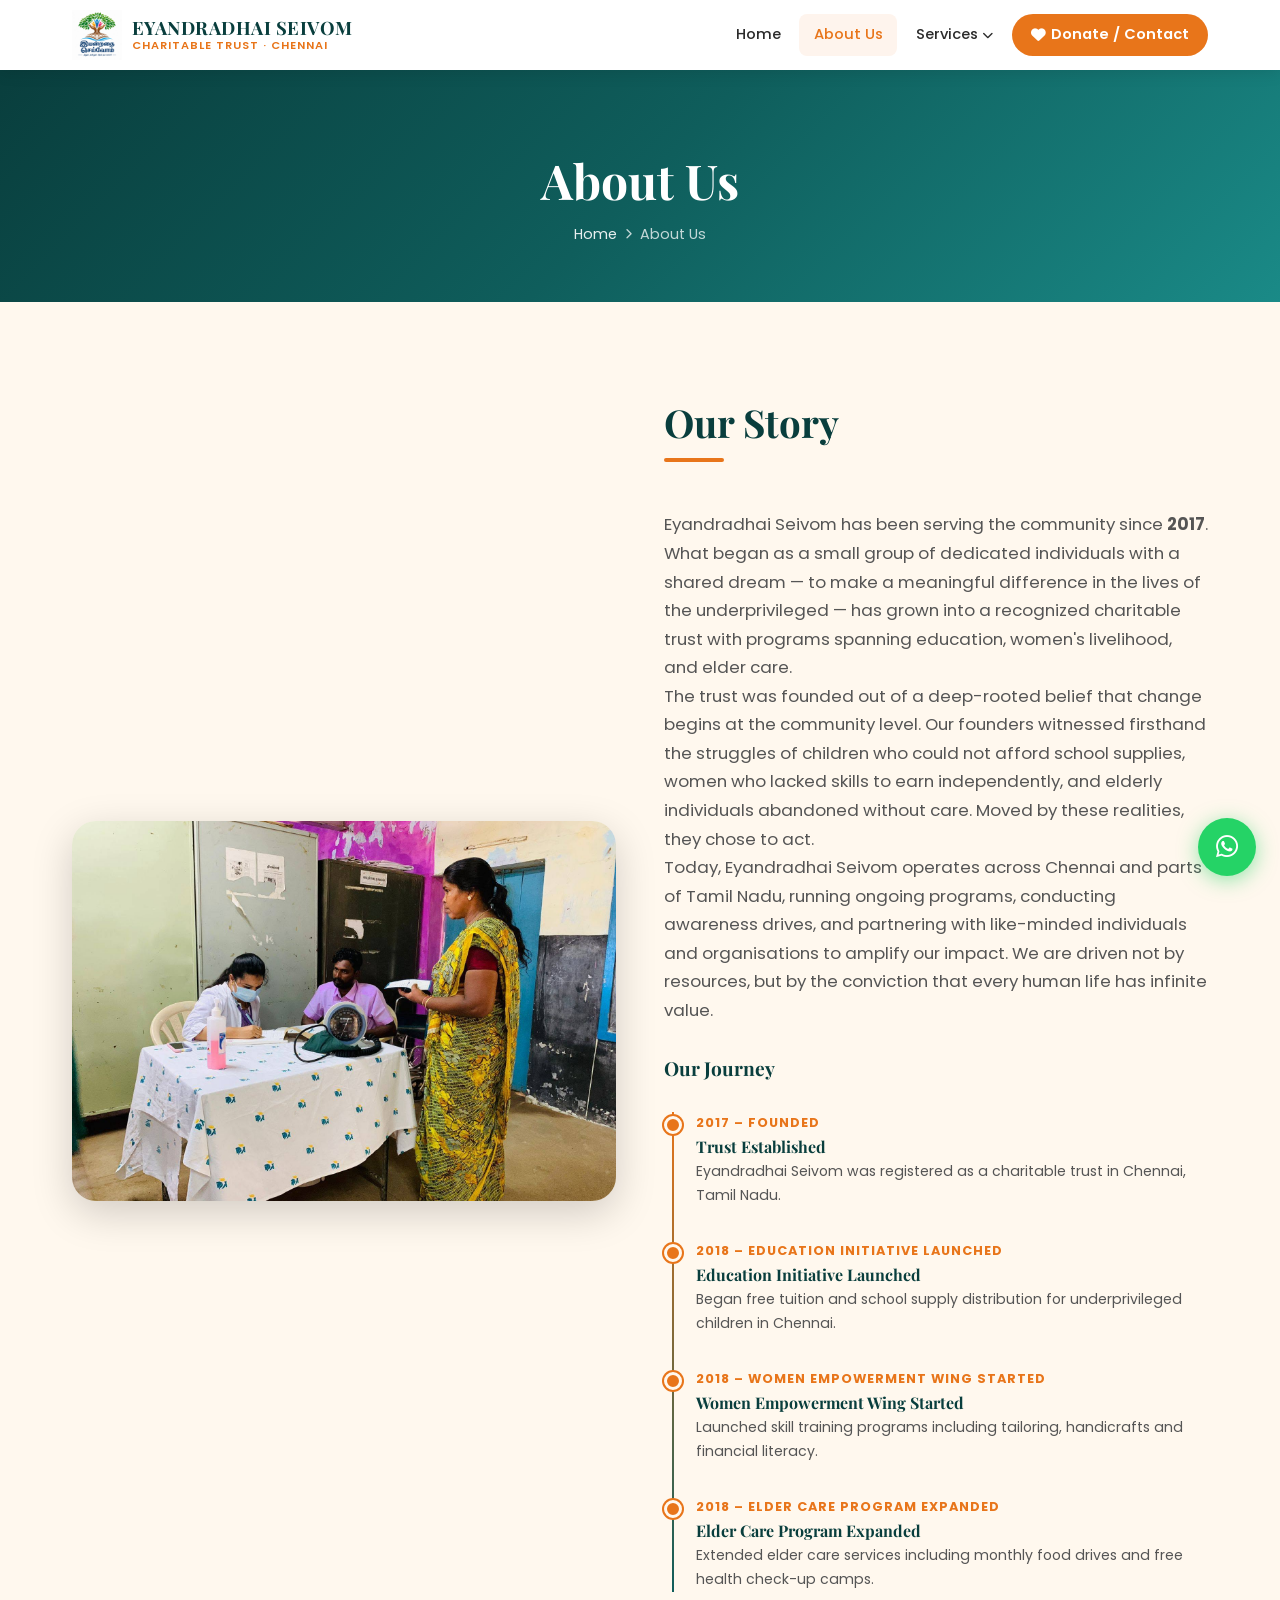
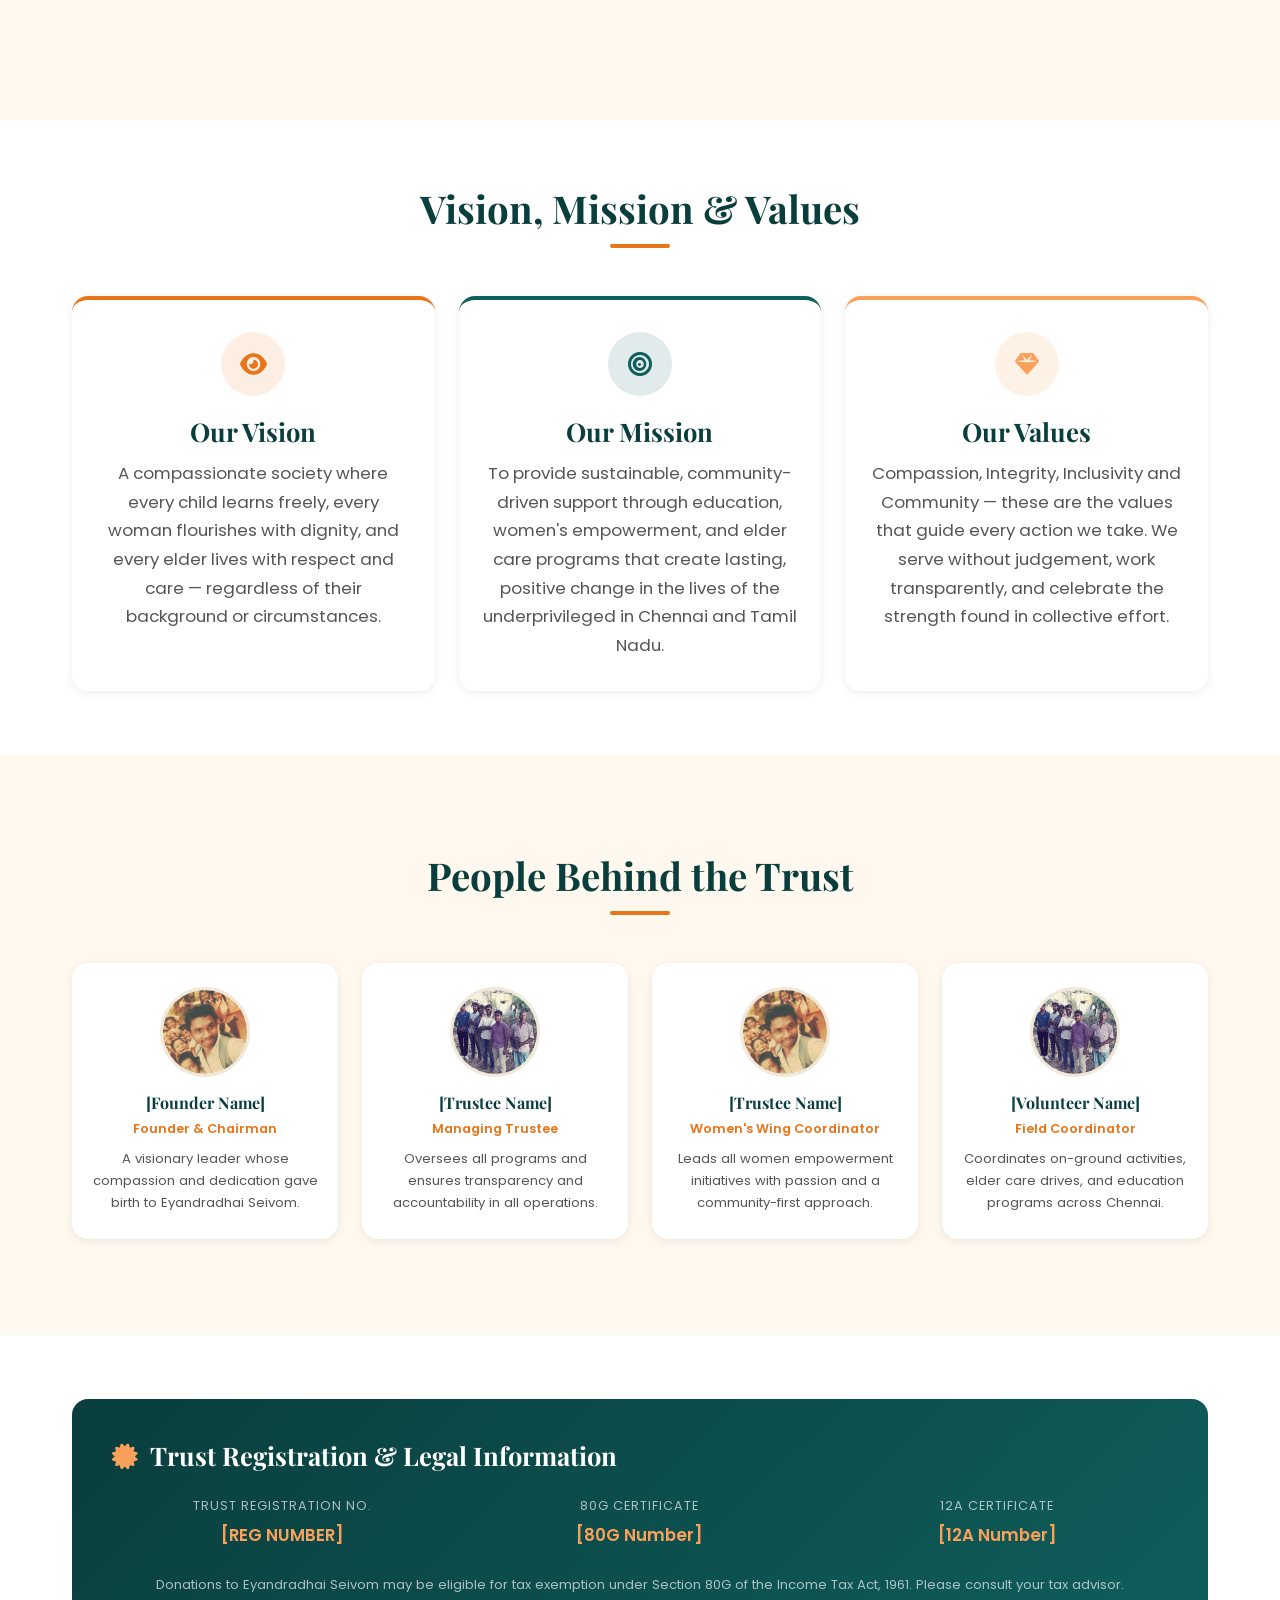
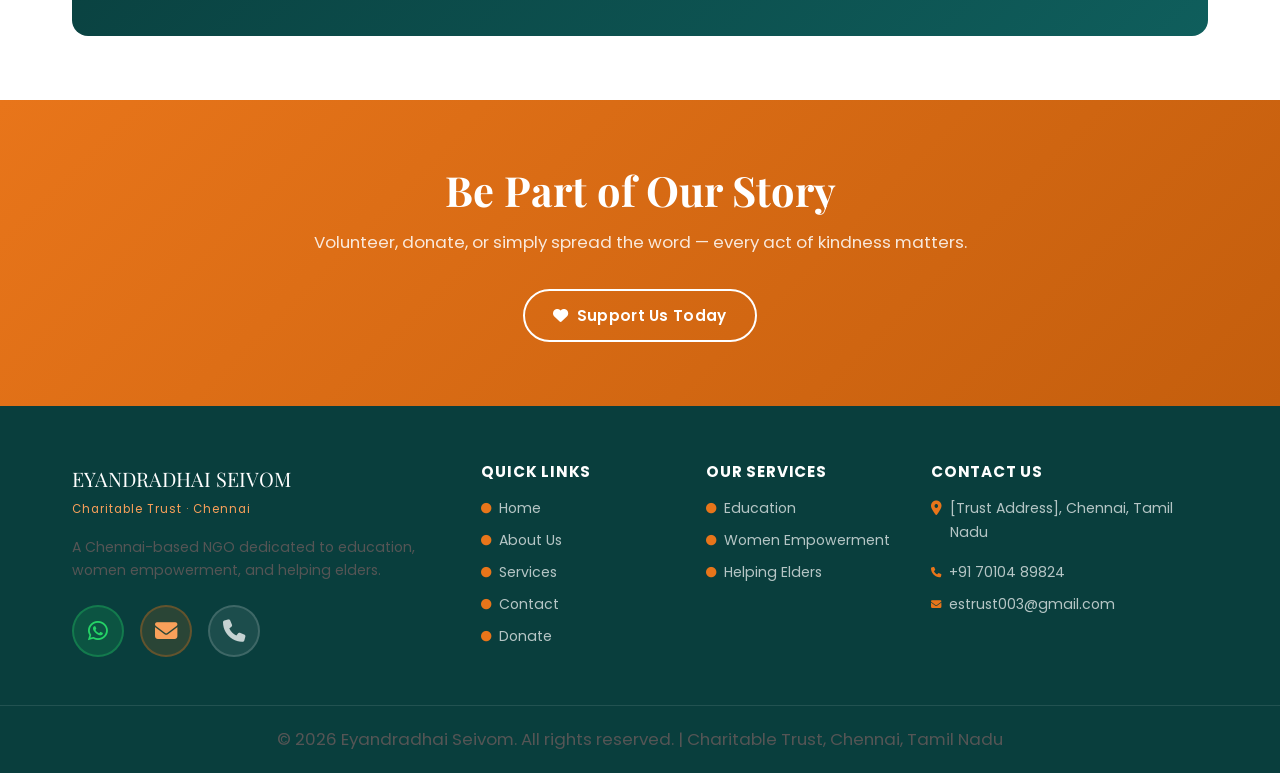
<file: about.html>
﻿<!DOCTYPE html>
<html lang="en">
<head>
  <meta charset="UTF-8">
  <meta name="viewport" content="width=device-width, initial-scale=1.0">
  <title>About Us – Eyandradhai Seivom | NGO in Chennai, Tamil Nadu</title>
  <meta name="description" content="Learn about Eyandradhai Seivom's story, mission, vision, and the passionate team behind this Chennai charitable trust serving education, women, and elders.">
  <meta property="og:title" content="About Eyandradhai Seivom – NGO in Chennai">
  <meta property="og:description" content="Our story, mission, vision and the dedicated people behind Eyandradhai Seivom charitable trust in Chennai.">
  <meta property="og:type" content="website">
  <meta property="og:image" content="images/about.jpg">
  <link rel="icon" href="images/favicon.ico" type="image/x-icon">
  <link rel="preconnect" href="https://fonts.googleapis.com">
  <link rel="preconnect" href="https://fonts.gstatic.com" crossorigin>
  <link href="https://fonts.googleapis.com/css2?family=Playfair+Display:wght@400;700&family=Poppins:wght@300;400;500;600;700&display=swap" rel="stylesheet">
  <link rel="stylesheet" href="https://cdnjs.cloudflare.com/ajax/libs/font-awesome/6.5.0/css/all.min.css">
  <link rel="stylesheet" href="css/style.css">
</head>
<body>

<!-- ═══════════════ HEADER ═══════════════ -->
<header id="header" role="banner">
  <div class="container">
    <nav class="nav-inner" aria-label="Main navigation">
      <a href="index.html" class="nav-logo" aria-label="Eyandradhai Seivom Home"><img src="images/logo.jpg" alt="Eyandradhai Seivom Logo" class="nav-logo-img"><div class="nav-logo-text"><span class="logo-main">EYANDRADHAI SEIVOM</span><span class="logo-sub">Charitable Trust · Chennai</span></div></a>
      <ul class="nav-links" role="list">
        <li><a href="index.html">Home</a></li>
        <li><a href="about.html" class="active">About Us</a></li>
        <li class="dropdown">
          <a href="services.html" aria-haspopup="true">Services <i class="fa-solid fa-chevron-down fa-xs"></i></a>
          <ul class="dropdown-menu" role="list">
            <li><a href="services.html#education"><i class="fa-solid fa-book-open"></i> Education</a></li>
            <li><a href="services.html#women-empowerment"><i class="fa-solid fa-venus"></i> Women Empowerment</a></li>
            <li><a href="services.html#helping-elders"><i class="fa-solid fa-hand-holding-heart"></i> Helping Elders</a></li>
          </ul>
        </li>
        <li><a href="contact.html" class="nav-cta"><i class="fa-solid fa-heart"></i> Donate / Contact</a></li>
      </ul>
      <button class="hamburger" aria-label="Toggle mobile menu" aria-expanded="false">
        <span></span><span></span><span></span>
      </button>
    </nav>
    <nav class="mobile-menu" aria-label="Mobile navigation">
      <a href="index.html"><i class="fa-solid fa-house"></i> Home</a>
      <a href="about.html" class="active"><i class="fa-solid fa-users"></i> About Us</a>
      <a href="services.html"><i class="fa-solid fa-hands-helping"></i> Services</a>
      <div class="mobile-sub">
        <a href="services.html#education"><i class="fa-solid fa-book-open"></i> Education</a>
        <a href="services.html#women-empowerment"><i class="fa-solid fa-venus"></i> Women Empowerment</a>
        <a href="services.html#helping-elders"><i class="fa-solid fa-hand-holding-heart"></i> Helping Elders</a>
      </div>
      <a href="contact.html" class="nav-cta"><i class="fa-solid fa-heart"></i> Donate / Contact</a>
    </nav>
  </div>
</header>

<main id="main-content">

<!-- ═══════════════ PAGE BANNER ═══════════════ -->
<section class="page-banner" aria-label="Page header">
  <div class="container">
    <h1>About Us</h1>
    <nav class="breadcrumb" aria-label="Breadcrumb">
      <a href="index.html">Home</a>
      <i class="fa-solid fa-chevron-right fa-xs" aria-hidden="true"></i>
      <span aria-current="page">About Us</span>
    </nav>
  </div>
</section>

<!-- ═══════════════ OUR STORY ═══════════════ -->
<section class="section-pad-lg" aria-labelledby="story-heading">
  <div class="container">
    <div class="story-grid">
      <div class="reveal">
        <!-- TODO: Replace with real trust founding photo or office photo -->
        <img src="images/about.jpg" alt="Eyandradhai Seivom community members and volunteers in Chennai" class="story-img" loading="lazy">
      </div>
      <div class="reveal reveal-delay-1">
        <div class="section-title-wrap">
          <h2 class="section-title" id="story-heading">Our Story</h2>
          <div class="divider" style="margin-left:0;"></div>
        </div>
        <!-- TODO: Replace [YEAR] with the actual founding year of the trust -->
        <p>Eyandradhai Seivom has been serving the community since <strong>2017</strong>. What began as a small group of dedicated individuals with a shared dream — to make a meaningful difference in the lives of the underprivileged — has grown into a recognized charitable trust with programs spanning education, women's livelihood, and elder care.</p>
        <p>The trust was founded out of a deep-rooted belief that change begins at the community level. Our founders witnessed firsthand the struggles of children who could not afford school supplies, women who lacked skills to earn independently, and elderly individuals abandoned without care. Moved by these realities, they chose to act.</p>
        <p>Today, Eyandradhai Seivom operates across Chennai and parts of Tamil Nadu, running ongoing programs, conducting awareness drives, and partnering with like-minded individuals and organisations to amplify our impact. We are driven not by resources, but by the conviction that every human life has infinite value.</p>

        <!-- Timeline -->
        <h3 style="margin-top:2rem;margin-bottom:0.5rem;font-size:1.2rem;">Our Journey</h3>
        <div class="timeline">
          <!-- TODO: Fill in actual milestones and years -->
          <div class="timeline-item">
            <div class="timeline-dot"></div>
            <div class="timeline-year">2017 – Founded</div>
            <h4>Trust Established</h4>
            <p>Eyandradhai Seivom was registered as a charitable trust in Chennai, Tamil Nadu.</p>
          </div>
          <div class="timeline-item">
            <div class="timeline-dot"></div>
            <div class="timeline-year">2018 – Education Initiative Launched</div>
            <h4>Education Initiative Launched</h4>
            <p>Began free tuition and school supply distribution for underprivileged children in Chennai.</p>
          </div>
          <div class="timeline-item">
            <div class="timeline-dot"></div>
            <div class="timeline-year">2018 – Women Empowerment Wing Started</div>
            <h4>Women Empowerment Wing Started</h4>
            <p>Launched skill training programs including tailoring, handicrafts and financial literacy.</p>
          </div>
          <div class="timeline-item">
            <div class="timeline-dot"></div>
            <div class="timeline-year">2018 – Elder Care Program Expanded</div>
            <h4>Elder Care Program Expanded</h4>
            <p>Extended elder care services including monthly food drives and free health check-up camps.</p>
          </div>
        </div>
      </div>
    </div>
  </div>
</section>

<!-- ═══════════════ VISION MISSION VALUES ═══════════════ -->
<section class="section-pad" style="background:var(--white);" aria-labelledby="vmv-heading">
  <div class="container">
    <div class="section-title-wrap text-center reveal">
      <h2 class="section-title" id="vmv-heading">Vision, Mission &amp; Values</h2>
      <div class="divider"></div>
    </div>
    <div class="vmv-grid">
      <div class="vmv-card reveal">
        <div class="vmv-icon"><i class="fa-solid fa-eye"></i></div>
        <h3>Our Vision</h3>
        <p>A compassionate society where every child learns freely, every woman flourishes with dignity, and every elder lives with respect and care — regardless of their background or circumstances.</p>
      </div>
      <div class="vmv-card reveal reveal-delay-1">
        <div class="vmv-icon"><i class="fa-solid fa-bullseye"></i></div>
        <h3>Our Mission</h3>
        <p>To provide sustainable, community-driven support through education, women's empowerment, and elder care programs that create lasting, positive change in the lives of the underprivileged in Chennai and Tamil Nadu.</p>
      </div>
      <div class="vmv-card reveal reveal-delay-2">
        <div class="vmv-icon"><i class="fa-solid fa-gem"></i></div>
        <h3>Our Values</h3>
        <p>Compassion, Integrity, Inclusivity and Community — these are the values that guide every action we take. We serve without judgement, work transparently, and celebrate the strength found in collective effort.</p>
      </div>
    </div>
  </div>
</section>

<!-- ═══════════════ TEAM ═══════════════ -->
<section class="section-pad-lg" aria-labelledby="team-heading">
  <div class="container">
    <div class="section-title-wrap text-center reveal">
      <h2 class="section-title" id="team-heading">People Behind the Trust</h2>
      <div class="divider"></div>
      <p class="section-subtitle"><!-- TODO: Add a short description about the founding team --></p>
    </div>
    <div class="team-grid">
      <!-- TODO: Replace placeholder names, roles and photos with real trustee information -->
      <div class="team-card reveal">
        <!-- TODO: Replace with real founder photo -->
        <img src="images/founder-1.jpg" alt="Founder of Eyandradhai Seivom" class="team-photo" loading="lazy">
        <h4>[Founder Name]</h4>
        <div class="role">Founder &amp; Chairman</div>
        <p>A visionary leader whose compassion and dedication gave birth to Eyandradhai Seivom.</p>
      </div>
      <div class="team-card reveal reveal-delay-1">
        <!-- TODO: Replace with real trustee photo -->
        <img src="images/founder-2.jpg" alt="Trustee of Eyandradhai Seivom" class="team-photo" loading="lazy">
        <h4>[Trustee Name]</h4>
        <div class="role">Managing Trustee</div>
        <p>Oversees all programs and ensures transparency and accountability in all operations.</p>
      </div>
      <div class="team-card reveal reveal-delay-2">
        <img src="images/founder-1.jpg" alt="Women empowerment program coordinator" class="team-photo" loading="lazy">
        <h4>[Trustee Name]</h4>
        <div class="role">Women's Wing Coordinator</div>
        <p>Leads all women empowerment initiatives with passion and a community-first approach.</p>
      </div>
      <div class="team-card reveal reveal-delay-3">
        <img src="images/founder-2.jpg" alt="Field volunteer coordinator" class="team-photo" loading="lazy">
        <h4>[Volunteer Name]</h4>
        <div class="role">Field Coordinator</div>
        <p>Coordinates on-ground activities, elder care drives, and education programs across Chennai.</p>
      </div>
    </div>
  </div>
</section>

<!-- ═══════════════ REGISTRATION INFO ═══════════════ -->
<section class="section-pad" style="background:var(--white);" aria-labelledby="reg-heading">
  <div class="container">
    <div class="reg-box reveal">
      <h3 id="reg-heading"><i class="fa-solid fa-certificate" style="color:var(--saffron-light);"></i> &nbsp;Trust Registration &amp; Legal Information</h3>
      <div class="reg-grid">
        <!-- TODO: Replace all placeholder values with actual registration details -->
        <div class="reg-item">
          <div class="label">Trust Registration No.</div>
          <div class="value">[REG NUMBER] </div>
        </div>
        <div class="reg-item">
          <div class="label">80G Certificate</div>
          <div class="value">[80G Number] </div>
        </div>
        <div class="reg-item">
          <div class="label">12A Certificate</div>
          <div class="value">[12A Number] </div>
        </div>
      </div>
      <p style="color:rgba(255,255,255,0.65);font-size:0.82rem;margin-top:1.5rem;text-align:center;">
        <!-- TODO: Verify and update tax exemption status -->
        Donations to Eyandradhai Seivom may be eligible for tax exemption under Section 80G of the Income Tax Act, 1961. Please consult your tax advisor.
      </p>
    </div>
  </div>
</section>

<!-- ═══════════════ CTA BANNER ═══════════════ -->
<section class="cta-banner">
  <div class="container">
    <h2>Be Part of Our Story</h2>
    <p>Volunteer, donate, or simply spread the word — every act of kindness matters.</p>
    <a href="contact.html#donate" class="btn btn-outline"><i class="fa-solid fa-heart"></i> Support Us Today</a>
  </div>
</section>

</main>

<!-- ═══════════════ FOOTER ═══════════════ -->
<footer class="footer" role="contentinfo">
  <div class="container">
    <div class="footer-grid">
      <div class="footer-brand">
        <div class="logo-main">EYANDRADHAI SEIVOM</div>
        <div class="logo-sub">Charitable Trust · Chennai</div>
        <p>A Chennai-based NGO dedicated to education, women empowerment, and helping elders.</p>
        <div class="footer-contact-icons" style="margin-top:1.5rem;">
          <a href="https://wa.me/917010489824?text=Hello%20Eyandradhai%20Seivom%2C%20I%20would%20like%20to%20know%20more."
             class="footer-icon-link whatsapp" target="_blank" rel="noopener noreferrer"
             aria-label="Chat on WhatsApp with Eyandradhai Seivom">
            <i class="fa-brands fa-whatsapp"></i>
          </a>
          <a href="mailto:estrust003@gmail.com" class="footer-icon-link email" aria-label="Send email to Eyandradhai Seivom">
            <i class="fa-solid fa-envelope"></i>
          </a>
          <a href="tel:+917010489824" class="footer-icon-link phone" aria-label="Call Eyandradhai Seivom">
            <i class="fa-solid fa-phone"></i>
          </a>
        </div>
      </div>
      <div>
        <h4>Quick Links</h4>
        <ul class="footer-links">
          <li><a href="index.html"><i class="fa-solid fa-circle fa-xs"></i> Home</a></li>
          <li><a href="about.html"><i class="fa-solid fa-circle fa-xs"></i> About Us</a></li>
          <li><a href="services.html"><i class="fa-solid fa-circle fa-xs"></i> Services</a></li>
          <li><a href="contact.html"><i class="fa-solid fa-circle fa-xs"></i> Contact</a></li>
          <li><a href="contact.html#donate"><i class="fa-solid fa-circle fa-xs"></i> Donate</a></li>
        </ul>
      </div>
      <div>
        <h4>Our Services</h4>
        <ul class="footer-links">
          <li><a href="services.html#education"><i class="fa-solid fa-circle fa-xs"></i> Education</a></li>
          <li><a href="services.html#women-empowerment"><i class="fa-solid fa-circle fa-xs"></i> Women Empowerment</a></li>
          <li><a href="services.html#helping-elders"><i class="fa-solid fa-circle fa-xs"></i> Helping Elders</a></li>
        </ul>
      </div>
      <div>
        <h4>Contact Us</h4>
        <ul class="footer-links">
          <li style="color:rgba(255,255,255,0.7);font-size:0.88rem;display:flex;gap:0.5rem;align-items:flex-start;">
            <i class="fa-solid fa-location-dot" style="color:var(--saffron);margin-top:4px;flex-shrink:0;"></i>
            <span>[Trust Address], Chennai, Tamil Nadu</span>
          </li>
          <li style="margin-top:0.5rem;">
            <a href="tel:+917010489824" style="color:rgba(255,255,255,0.7);font-size:0.88rem;display:flex;gap:0.5rem;align-items:center;">
              <i class="fa-solid fa-phone" style="color:var(--saffron);"></i> +91 70104 89824
            </a>
          </li>
          <li>
            <a href="mailto:estrust003@gmail.com" style="color:rgba(255,255,255,0.7);font-size:0.88rem;display:flex;gap:0.5rem;align-items:center;">
              <i class="fa-solid fa-envelope" style="color:var(--saffron);"></i> estrust003@gmail.com 
            </a>
          </li>
        </ul>
      </div>
    </div>
  </div>
  <div class="footer-bottom">
    <p>© 2026 Eyandradhai Seivom. All rights reserved. | Charitable Trust, Chennai, Tamil Nadu</p>
  </div>
</footer>

<a href="https://wa.me/917010489824?text=Hello%20Eyandradhai%20Seivom%2C%20I%20would%20like%20to%20know%20more."
   class="fab-whatsapp" target="_blank" rel="noopener noreferrer"
   aria-label="Chat with us on WhatsApp">
  <i class="fa-brands fa-whatsapp"></i>
</a>
<button class="back-top" aria-label="Back to top"><i class="fa-solid fa-arrow-up"></i></button>

<script src="js/main.js"></script>
</body>
</html>
</file>
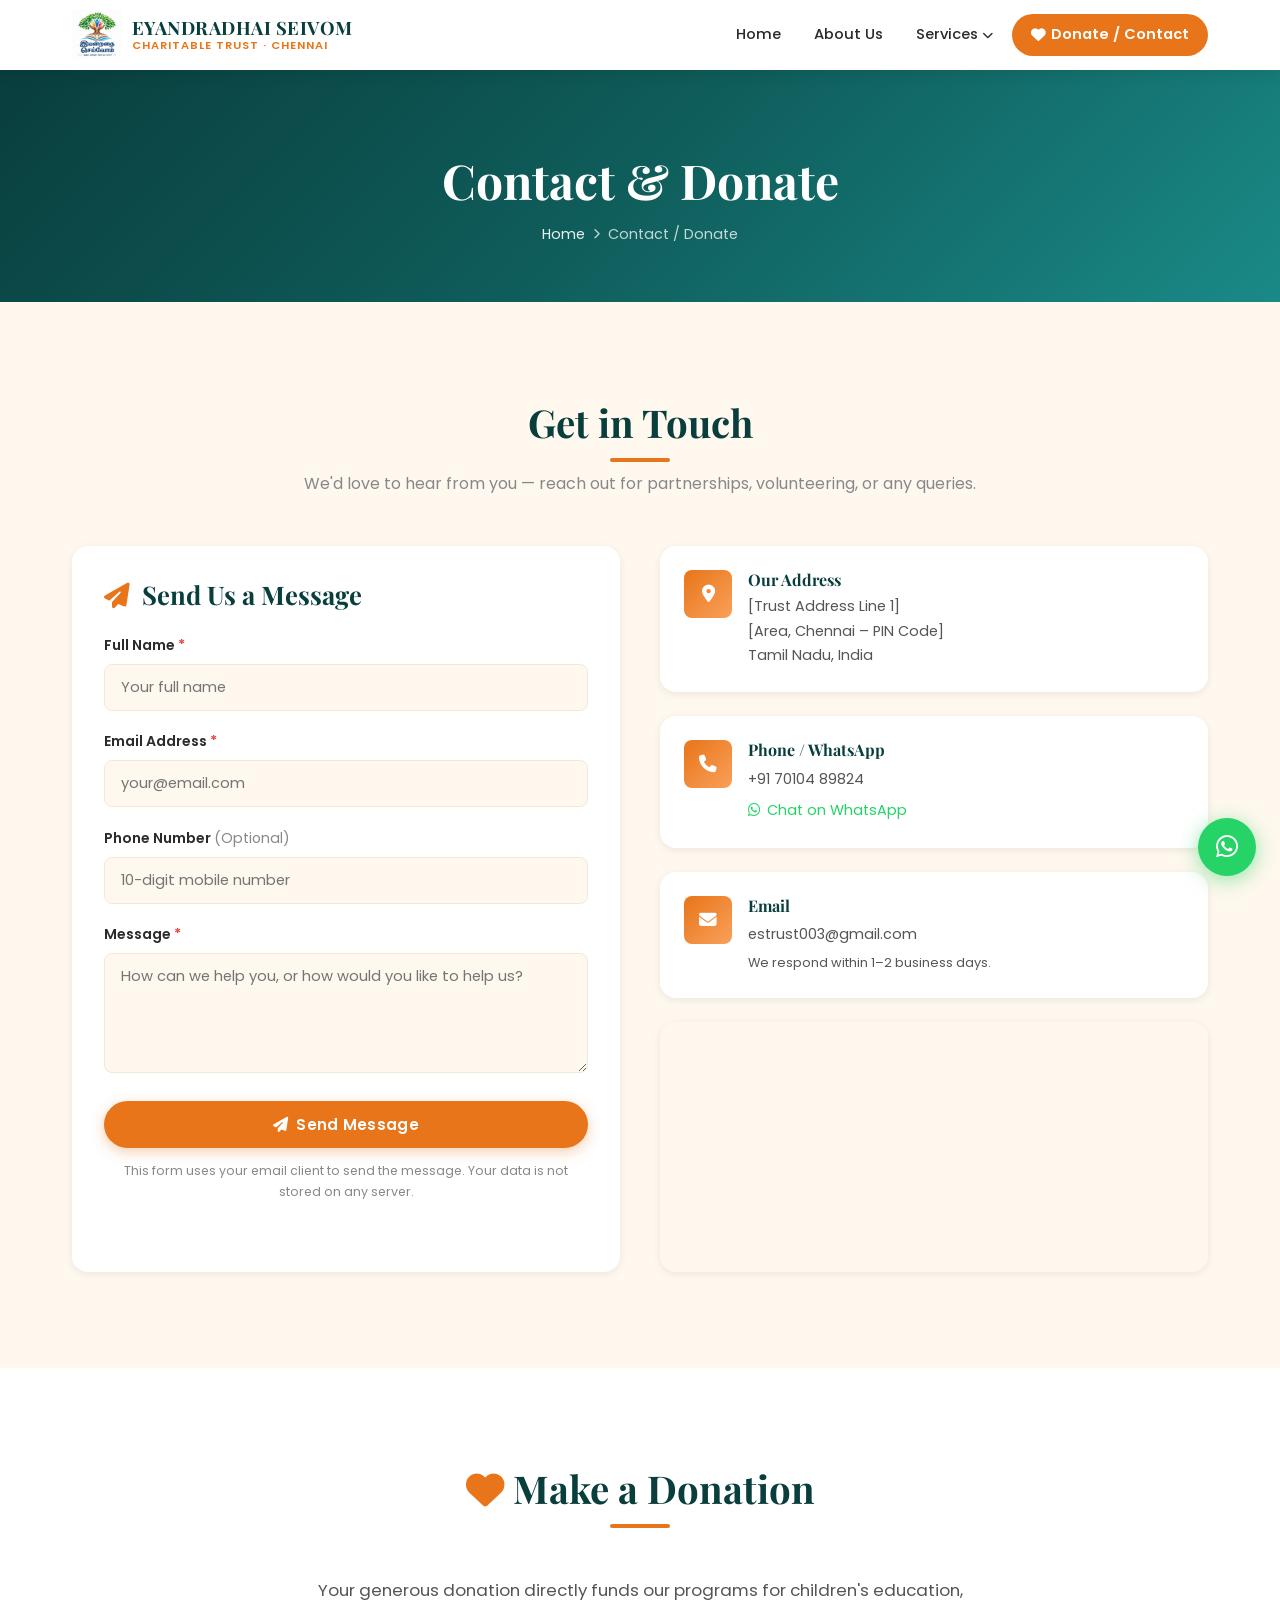
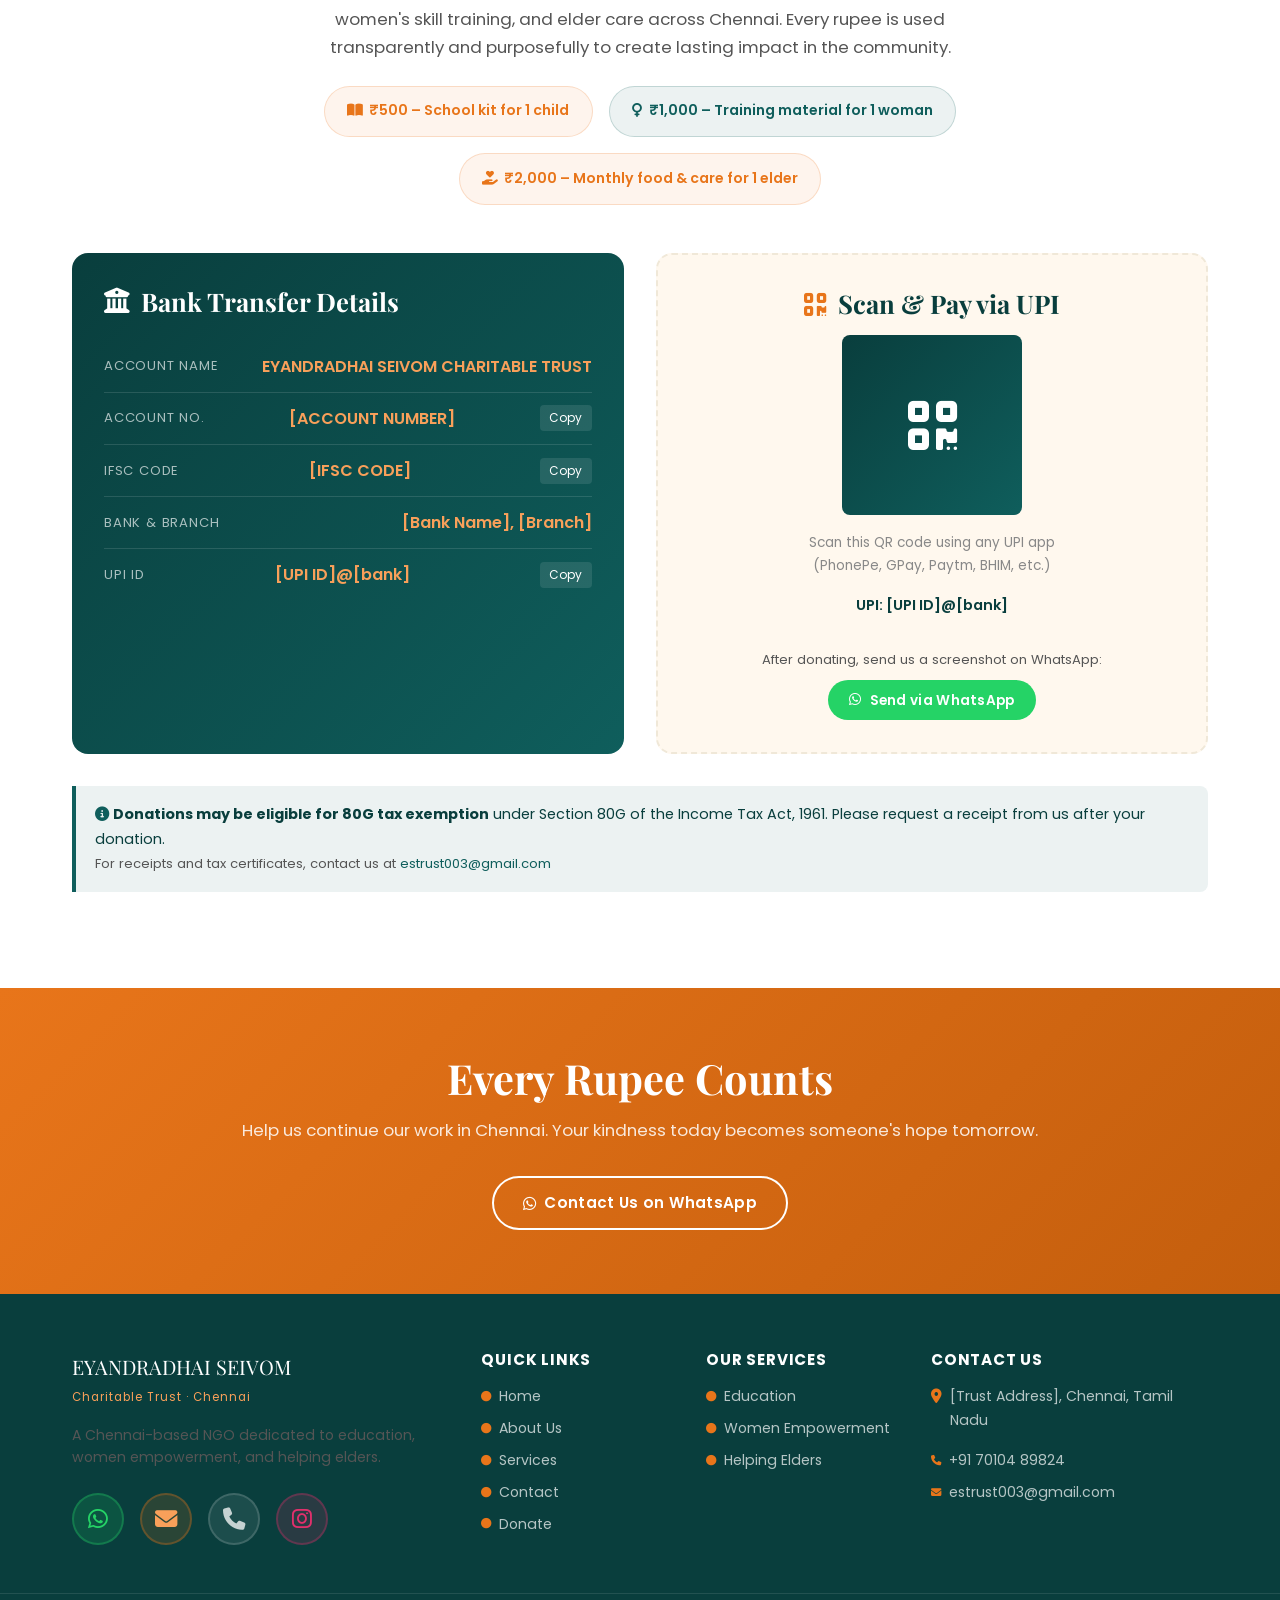
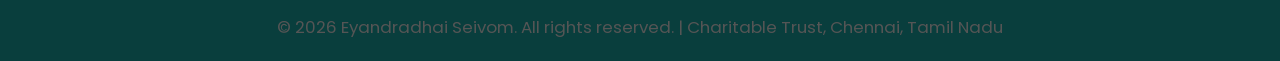
<file: contact.html>
﻿<!DOCTYPE html>
<html lang="en">
<head>
  <meta charset="UTF-8">
  <meta name="viewport" content="width=device-width, initial-scale=1.0">
  <title>Contact &amp; Donate – Eyandradhai Seivom | NGO Chennai</title>
  <meta name="description" content="Contact Eyandradhai Seivom or donate to support education, women empowerment and elder care programs in Chennai, Tamil Nadu. Bank details, UPI, and contact form.">
  <meta property="og:title" content="Contact &amp; Donate – Eyandradhai Seivom NGO Chennai">
  <meta property="og:description" content="Reach out to Eyandradhai Seivom or make a donation to support our community programs in Chennai.">
  <meta property="og:type" content="website">
  <meta property="og:image" content="images/hero.jpg">
  <link rel="icon" href="images/favicon.ico" type="image/x-icon">
  <link rel="preconnect" href="https://fonts.googleapis.com">
  <link rel="preconnect" href="https://fonts.gstatic.com" crossorigin>
  <link href="https://fonts.googleapis.com/css2?family=Playfair+Display:wght@400;700&family=Poppins:wght@300;400;500;600;700&display=swap" rel="stylesheet">
  <link rel="stylesheet" href="https://cdnjs.cloudflare.com/ajax/libs/font-awesome/6.5.0/css/all.min.css">
  <link rel="stylesheet" href="css/style.css">
</head>
<body>

<!-- ═══════════════ HEADER ═══════════════ -->
<header id="header" role="banner">
  <div class="container">
    <nav class="nav-inner" aria-label="Main navigation">
      <a href="index.html" class="nav-logo" aria-label="Eyandradhai Seivom Home"><img src="images/logo.jpg" alt="Eyandradhai Seivom Logo" class="nav-logo-img"><div class="nav-logo-text"><span class="logo-main">EYANDRADHAI SEIVOM</span><span class="logo-sub">Charitable Trust · Chennai</span></div></a>
      <ul class="nav-links" role="list">
        <li><a href="index.html">Home</a></li>
        <li><a href="about.html">About Us</a></li>
        <li class="dropdown">
          <a href="services.html" aria-haspopup="true">Services <i class="fa-solid fa-chevron-down fa-xs"></i></a>
          <ul class="dropdown-menu" role="list">
            <li><a href="services.html#education"><i class="fa-solid fa-book-open"></i> Education</a></li>
            <li><a href="services.html#women-empowerment"><i class="fa-solid fa-venus"></i> Women Empowerment</a></li>
            <li><a href="services.html#helping-elders"><i class="fa-solid fa-hand-holding-heart"></i> Helping Elders</a></li>
          </ul>
        </li>
        <li><a href="contact.html" class="nav-cta active"><i class="fa-solid fa-heart"></i> Donate / Contact</a></li>
      </ul>
      <button class="hamburger" aria-label="Toggle mobile menu" aria-expanded="false">
        <span></span><span></span><span></span>
      </button>
    </nav>
    <nav class="mobile-menu" aria-label="Mobile navigation">
      <a href="index.html"><i class="fa-solid fa-house"></i> Home</a>
      <a href="about.html"><i class="fa-solid fa-users"></i> About Us</a>
      <a href="services.html"><i class="fa-solid fa-hands-helping"></i> Services</a>
      <div class="mobile-sub">
        <a href="services.html#education"><i class="fa-solid fa-book-open"></i> Education</a>
        <a href="services.html#women-empowerment"><i class="fa-solid fa-venus"></i> Women Empowerment</a>
        <a href="services.html#helping-elders"><i class="fa-solid fa-hand-holding-heart"></i> Helping Elders</a>
      </div>
      <a href="contact.html" class="nav-cta active"><i class="fa-solid fa-heart"></i> Donate / Contact</a>
    </nav>
  </div>
</header>

<main id="main-content">

<!-- ═══════════════ PAGE BANNER ═══════════════ -->
<section class="page-banner" aria-label="Page header">
  <div class="container">
    <h1>Contact &amp; Donate</h1>
    <nav class="breadcrumb" aria-label="Breadcrumb">
      <a href="index.html">Home</a>
      <i class="fa-solid fa-chevron-right fa-xs" aria-hidden="true"></i>
      <span aria-current="page">Contact / Donate</span>
    </nav>
  </div>
</section>

<!-- ═══════════════ CONTACT SECTION ═══════════════ -->
<section class="section-pad-lg" aria-labelledby="contact-heading">
  <div class="container">
    <div class="section-title-wrap text-center reveal">
      <h2 class="section-title" id="contact-heading">Get in Touch</h2>
      <div class="divider"></div>
      <p class="section-subtitle">We'd love to hear from you — reach out for partnerships, volunteering, or any queries.</p>
    </div>
    <div class="contact-grid">
      <!-- Contact Form -->
      <div class="contact-form-wrap reveal">
        <h3><i class="fa-solid fa-paper-plane" style="color:var(--saffron);"></i> &nbsp;Send Us a Message</h3>
        <form id="contactForm" novalidate aria-label="Contact form">
          <div class="form-group">
            <label for="fname">Full Name <span style="color:#e53e3e;">*</span></label>
            <input type="text" id="fname" name="name" placeholder="Your full name" autocomplete="name" required aria-required="true" aria-describedby="fnameErr">
            <div class="error-msg" id="fnameErr" role="alert">Please enter your name (at least 2 characters).</div>
          </div>
          <div class="form-group">
            <label for="femail">Email Address <span style="color:#e53e3e;">*</span></label>
            <input type="email" id="femail" name="email" placeholder="your@email.com" autocomplete="email" required aria-required="true" aria-describedby="femailErr">
            <div class="error-msg" id="femailErr" role="alert">Please enter a valid email address.</div>
          </div>
          <div class="form-group">
            <label for="fphone">Phone Number <span style="color:var(--text-light);font-weight:400;">(Optional)</span></label>
            <input type="tel" id="fphone" name="phone" placeholder="10-digit mobile number" autocomplete="tel" aria-describedby="fphoneErr">
            <div class="error-msg" id="fphoneErr" role="alert">Please enter a valid 10-digit Indian mobile number.</div>
          </div>
          <div class="form-group">
            <label for="fmessage">Message <span style="color:#e53e3e;">*</span></label>
            <textarea id="fmessage" name="message" placeholder="How can we help you, or how would you like to help us?" required aria-required="true" aria-describedby="fmessageErr"></textarea>
            <div class="error-msg" id="fmessageErr" role="alert">Please enter your message (at least 10 characters).</div>
          </div>
          <button type="submit" class="btn btn-primary" style="width:100%;justify-content:center;">
            <i class="fa-solid fa-paper-plane"></i> Send Message
          </button>
          <p style="font-size:0.78rem;color:var(--text-light);margin-top:0.75rem;text-align:center;">
            This form uses your email client to send the message. Your data is not stored on any server.
          </p>
        </form>
      </div>

      <!-- Contact Info -->
      <div class="contact-info-wrap reveal reveal-delay-1">
        <!-- Address -->
        <div class="info-card">
          <div class="info-icon"><i class="fa-solid fa-location-dot"></i></div>
          <div>
            <h4>Our Address</h4>
            <!-- TODO: Replace with real trust address -->
            <p>[Trust Address Line 1]<br>[Area, Chennai – PIN Code]<br>Tamil Nadu, India</p>
          </div>
        </div>
        <!-- Phone -->
        <div class="info-card">
          <div class="info-icon"><i class="fa-solid fa-phone"></i></div>
          <div>
            <h4>Phone / WhatsApp</h4>
            <a href="tel:+917010489824">+91 70104 89824</a>
            <br>
            <a href="https://wa.me/917010489824?text=Hello%20Eyandradhai%20Seivom%2C%20I%20would%20like%20to%20know%20more."
               target="_blank" rel="noopener noreferrer"
               style="color:#25d366;display:inline-flex;align-items:center;gap:0.4rem;margin-top:0.4rem;font-size:0.9rem;">
              <i class="fa-brands fa-whatsapp"></i> Chat on WhatsApp
            </a>
          </div>
        </div>
        <!-- Email -->
        <div class="info-card">
          <div class="info-icon"><i class="fa-solid fa-envelope"></i></div>
          <div>
            <h4>Email</h4>
            <!-- TODO: Replace with real trust email address -->
            <a href="mailto:estrust003@gmail.com">estrust003@gmail.com</a>
            <p style="font-size:0.8rem;margin-top:0.3rem;">We respond within 1–2 business days.</p>
          </div>
        </div>
        <!-- Map -->
        <div class="map-wrap">
          <!-- TODO: Replace with the actual trust location on Google Maps -->
          <iframe
            src="https://www.google.com/maps/embed?pb=!1m18!1m12!1m3!1d248849.88555329858!2d80.00000000000001!3d13.0827!2m3!1f0!2f0!3f0!3m2!1i1024!2i768!4f13.1!3m3!1m2!1s0x3a5265ea4f7d3361%3A0x6e61a70b6863d433!2sChennai%2C%20Tamil%20Nadu!5e0!3m2!1sen!2sin!4v1700000000000!5m2!1sen!2sin"
            allowfullscreen="" loading="lazy" referrerpolicy="no-referrer-when-downgrade"
            title="Eyandradhai Seivom location in Chennai, Tamil Nadu">
          </iframe>
        </div>
      </div>
    </div>
  </div>
</section>

<!-- ═══════════════ DONATE SECTION ═══════════════ -->
<section id="donate" class="section-pad-lg donate-section" aria-labelledby="donate-heading">
  <div class="container">
    <div class="section-title-wrap text-center reveal">
      <h2 class="section-title" id="donate-heading"><i class="fa-solid fa-heart" style="color:var(--saffron);"></i> Make a Donation</h2>
      <div class="divider"></div>
    </div>
    <div class="donate-intro reveal">
      <p>Your generous donation directly funds our programs for children's education, women's skill training, and elder care across Chennai. Every rupee is used transparently and purposefully to create lasting impact in the community.</p>
      <div style="display:flex;flex-wrap:wrap;justify-content:center;gap:1rem;margin-top:1.5rem;">
        <div style="background:rgba(232,117,26,0.08);border:1px solid rgba(232,117,26,0.2);padding:0.8rem 1.4rem;border-radius:50px;font-size:0.88rem;font-weight:600;color:var(--saffron);">
          <i class="fa-solid fa-book-open"></i> &nbsp;₹500 – School kit for 1 child
        </div>
        <div style="background:rgba(15,94,92,0.08);border:1px solid rgba(15,94,92,0.2);padding:0.8rem 1.4rem;border-radius:50px;font-size:0.88rem;font-weight:600;color:var(--teal);">
          <i class="fa-solid fa-venus"></i> &nbsp;₹1,000 – Training material for 1 woman
        </div>
        <div style="background:rgba(232,117,26,0.08);border:1px solid rgba(232,117,26,0.2);padding:0.8rem 1.4rem;border-radius:50px;font-size:0.88rem;font-weight:600;color:var(--saffron);">
          <i class="fa-solid fa-hand-holding-heart"></i> &nbsp;₹2,000 – Monthly food &amp; care for 1 elder
        </div>
      </div>
    </div>

    <div class="donate-grid">
      <!-- Bank Details Card -->
      <div class="bank-card reveal">
        <h3><i class="fa-solid fa-building-columns"></i> Bank Transfer Details</h3>
        <div class="bank-row">
          <span class="blabel">Account Name</span>
          <!-- TODO: Replace with actual trust bank account name -->
          <span class="bvalue">EYANDRADHAI SEIVOM CHARITABLE TRUST</span>
        </div>
        <div class="bank-row">
          <span class="blabel">Account No.</span>
          <!-- TODO: Replace with actual bank account number -->
          <span class="bvalue" id="accNo">[ACCOUNT NUMBER]</span>
          <button class="copy-btn" data-copy="[ACCOUNT NUMBER]" aria-label="Copy account number">Copy</button>
        </div>
        <div class="bank-row">
          <span class="blabel">IFSC Code</span>
          <!-- TODO: Replace with actual IFSC code -->
          <span class="bvalue" id="ifsc">[IFSC CODE]</span>
          <button class="copy-btn" data-copy="[IFSC CODE]" aria-label="Copy IFSC code">Copy</button>
        </div>
        <div class="bank-row">
          <span class="blabel">Bank &amp; Branch</span>
          <!-- TODO: Replace with actual bank name and branch -->
          <span class="bvalue">[Bank Name], [Branch]</span>
        </div>
        <div class="bank-row">
          <span class="blabel">UPI ID</span>
          <!-- TODO: Replace with actual UPI ID -->
          <span class="bvalue" id="upiId">[UPI ID]@[bank]</span>
          <button class="copy-btn" data-copy="[UPI ID]@[bank]" aria-label="Copy UPI ID">Copy</button>
        </div>
      </div>

      <!-- QR Code Card -->
      <div class="qr-card reveal reveal-delay-1">
        <h3><i class="fa-solid fa-qrcode" style="color:var(--saffron);"></i> &nbsp;Scan &amp; Pay via UPI</h3>
        <!-- TODO: Replace with actual UPI QR code image -->
        <div class="qr-placeholder">
          <i class="fa-solid fa-qrcode"></i>
        </div>
        <p style="font-size:0.85rem;color:var(--text-light);">Scan this QR code using any UPI app<br>(PhonePe, GPay, Paytm, BHIM, etc.)</p>
        <!-- TODO: Replace [UPI ID] with actual UPI ID below -->
        <p style="font-weight:600;color:var(--teal-dark);font-size:0.9rem;">UPI: <span>[UPI ID]@[bank]</span></p>

        <!-- WhatsApp after donation -->
        <div style="margin-top:1rem;text-align:center;">
          <p style="font-size:0.82rem;color:var(--text-mid);margin-bottom:0.5rem;">After donating, send us a screenshot on WhatsApp:</p>
          <a href="https://wa.me/917010489824?text=Hello%20Eyandradhai%20Seivom%2C%20I%20have%20made%20a%20donation.%20Please%20find%20my%20screenshot."
             target="_blank" rel="noopener noreferrer"
             class="btn btn-sm"
             style="background:#25d366;color:#fff;border-radius:50px;display:inline-flex;align-items:center;gap:0.5rem;">
            <i class="fa-brands fa-whatsapp"></i> Send via WhatsApp
          </a>
        </div>
      </div>
    </div>

    <!-- Tax Note -->
    <!-- TODO: Confirm 80G status and update accordingly -->
    <div class="tax-note reveal" style="margin-top:2rem;">
      <i class="fa-solid fa-circle-info" style="color:var(--teal);"></i>
      <strong> Donations may be eligible for 80G tax exemption</strong> under Section 80G of the Income Tax Act, 1961.
      Please request a receipt from us after your donation. <!-- TODO: Verify and update this statement with actual 80G registration details -->
      <br><span style="font-size:0.82rem;color:var(--text-mid);">For receipts and tax certificates, contact us at <a href="mailto:estrust003@gmail.com" style="color:var(--teal);">estrust003@gmail.com</a></span>
    </div>
  </div>
</section>

<!-- ═══════════════ CTA BANNER ═══════════════ -->
<section class="cta-banner">
  <div class="container">
    <h2>Every Rupee Counts</h2>
    <p>Help us continue our work in Chennai. Your kindness today becomes someone's hope tomorrow.</p>
    <a href="https://wa.me/917010489824?text=Hello%20Eyandradhai%20Seivom%2C%20I%20would%20like%20to%20volunteer%20or%20support%20your%20work."
       target="_blank" rel="noopener noreferrer"
       class="btn btn-outline">
      <i class="fa-brands fa-whatsapp"></i> Contact Us on WhatsApp
    </a>
  </div>
</section>

</main>

<!-- ═══════════════ FOOTER ═══════════════ -->
<footer class="footer" role="contentinfo">
  <div class="container">
    <div class="footer-grid">
      <div class="footer-brand">
        <div class="logo-main">EYANDRADHAI SEIVOM</div>
        <div class="logo-sub">Charitable Trust · Chennai</div>
        <p>A Chennai-based NGO dedicated to education, women empowerment, and helping elders.</p>
        <div class="footer-contact-icons" style="margin-top:1.5rem;">
          <a href="https://wa.me/917010489824?text=Hello%20Eyandradhai%20Seivom%2C%20I%20would%20like%20to%20know%20more."
             class="footer-icon-link whatsapp" target="_blank" rel="noopener noreferrer"
             aria-label="Chat on WhatsApp with Eyandradhai Seivom">
            <i class="fa-brands fa-whatsapp"></i>
          </a>
          <a href="mailto:estrust003@gmail.com" class="footer-icon-link email" aria-label="Send email to Eyandradhai Seivom">
            <i class="fa-solid fa-envelope"></i>
          </a>
          <a href="tel:+917010489824" class="footer-icon-link phone" aria-label="Call Eyandradhai Seivom">
            <i class="fa-solid fa-phone"></i>
          </a><a href="https://www.instagram.com/eyandrathaiseivom_official/" class="footer-icon-link instagram" target="_blank" rel="noopener noreferrer" aria-label="Follow on Instagram"><i class="fa-brands fa-instagram"></i></a>
        </div>
      </div>
      <div>
        <h4>Quick Links</h4>
        <ul class="footer-links">
          <li><a href="index.html"><i class="fa-solid fa-circle fa-xs"></i> Home</a></li>
          <li><a href="about.html"><i class="fa-solid fa-circle fa-xs"></i> About Us</a></li>
          <li><a href="services.html"><i class="fa-solid fa-circle fa-xs"></i> Services</a></li>
          <li><a href="contact.html"><i class="fa-solid fa-circle fa-xs"></i> Contact</a></li>
          <li><a href="contact.html#donate"><i class="fa-solid fa-circle fa-xs"></i> Donate</a></li>
        </ul>
      </div>
      <div>
        <h4>Our Services</h4>
        <ul class="footer-links">
          <li><a href="services.html#education"><i class="fa-solid fa-circle fa-xs"></i> Education</a></li>
          <li><a href="services.html#women-empowerment"><i class="fa-solid fa-circle fa-xs"></i> Women Empowerment</a></li>
          <li><a href="services.html#helping-elders"><i class="fa-solid fa-circle fa-xs"></i> Helping Elders</a></li>
        </ul>
      </div>
      <div>
        <h4>Contact Us</h4>
        <ul class="footer-links">
          <li style="color:rgba(255,255,255,0.7);font-size:0.88rem;display:flex;gap:0.5rem;align-items:flex-start;">
            <i class="fa-solid fa-location-dot" style="color:var(--saffron);margin-top:4px;flex-shrink:0;"></i>
            <span>[Trust Address], Chennai, Tamil Nadu</span>
          </li>
          <li style="margin-top:0.5rem;">
            <a href="tel:+917010489824" style="color:rgba(255,255,255,0.7);font-size:0.88rem;display:flex;gap:0.5rem;align-items:center;">
              <i class="fa-solid fa-phone" style="color:var(--saffron);"></i> +91 70104 89824
            </a>
          </li>
          <li>
            <a href="mailto:estrust003@gmail.com" style="color:rgba(255,255,255,0.7);font-size:0.88rem;display:flex;gap:0.5rem;align-items:center;">
              <i class="fa-solid fa-envelope" style="color:var(--saffron);"></i> estrust003@gmail.com
            </a>
          </li>
        </ul>
      </div>
    </div>
  </div>
  <div class="footer-bottom">
    <p>© 2026 Eyandradhai Seivom. All rights reserved. | Charitable Trust, Chennai, Tamil Nadu</p>
  </div>
</footer>

<a href="https://wa.me/917010489824?text=Hello%20Eyandradhai%20Seivom%2C%20I%20would%20like%20to%20know%20more."
   class="fab-whatsapp" target="_blank" rel="noopener noreferrer"
   aria-label="Chat with us on WhatsApp">
  <i class="fa-brands fa-whatsapp"></i>
</a>
<button class="back-top" aria-label="Back to top"><i class="fa-solid fa-arrow-up"></i></button>

<script src="js/main.js"></script>
</body>
</html>
</file>
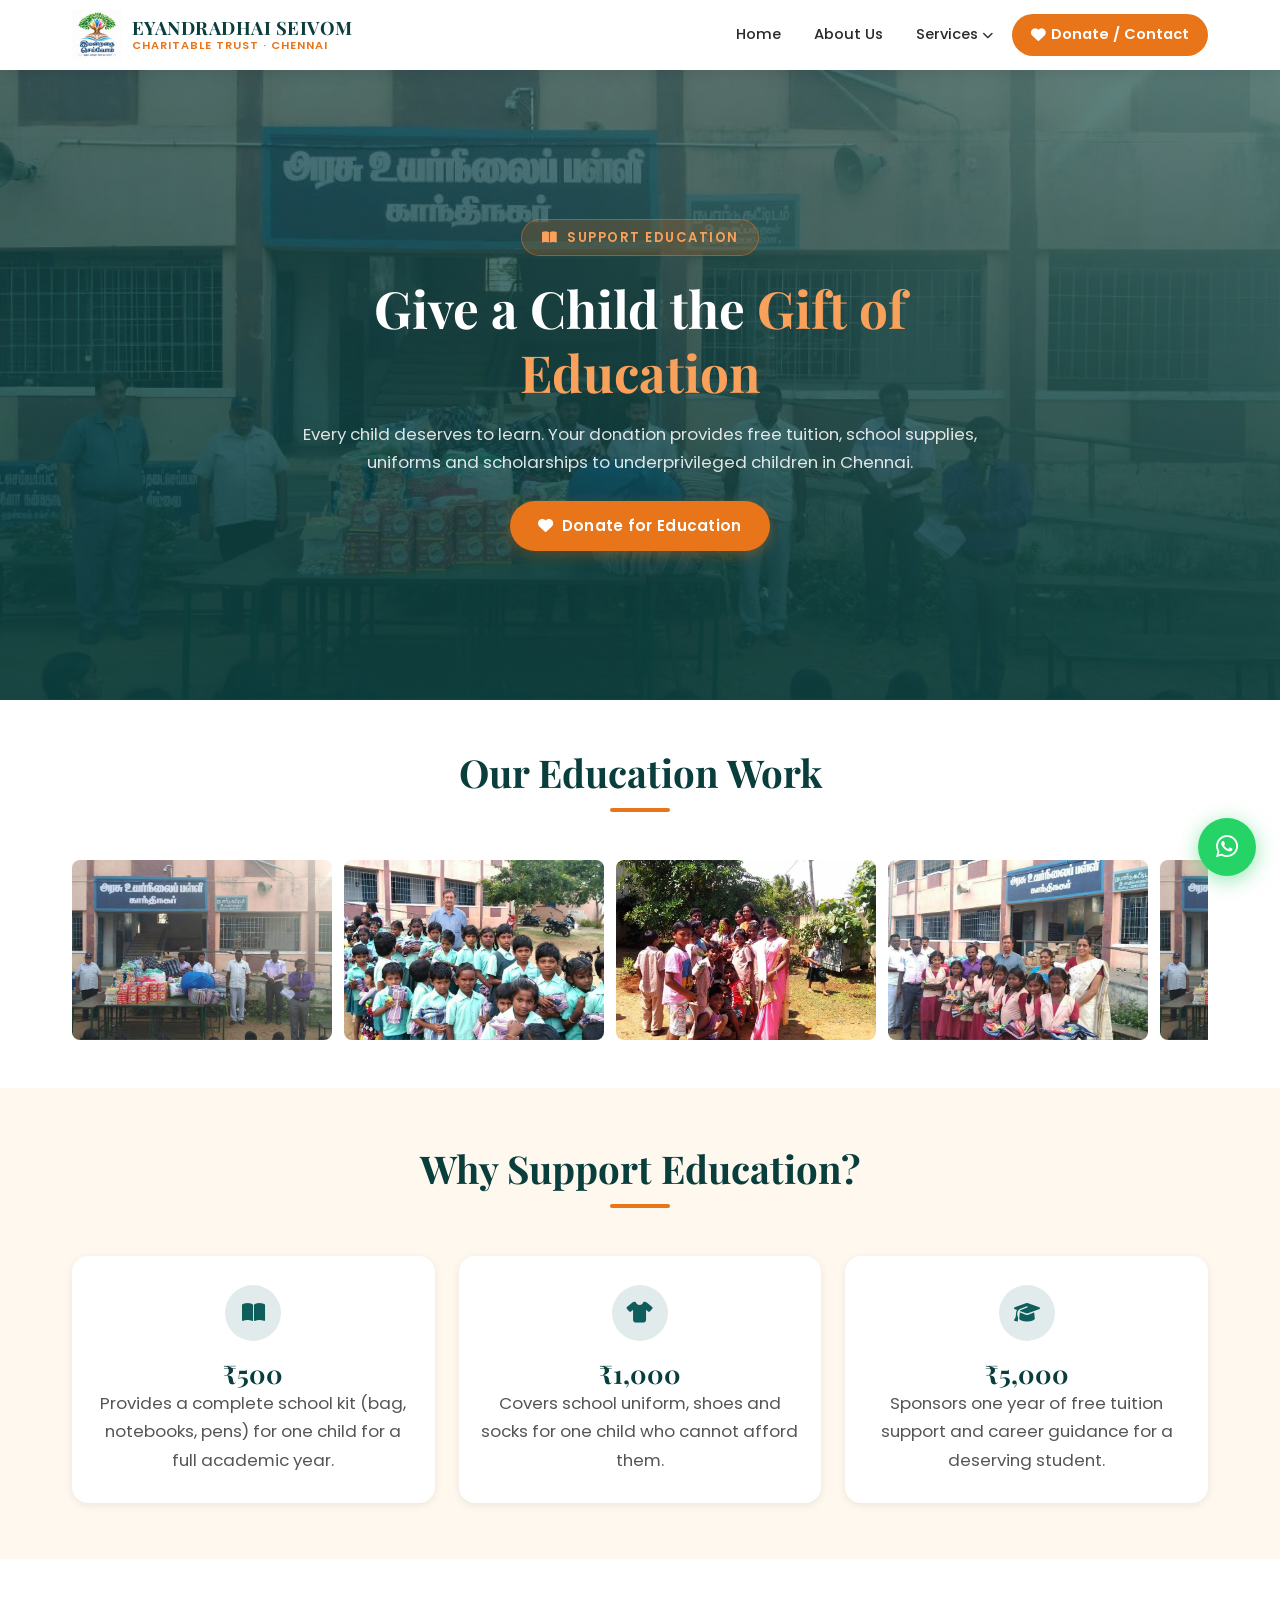
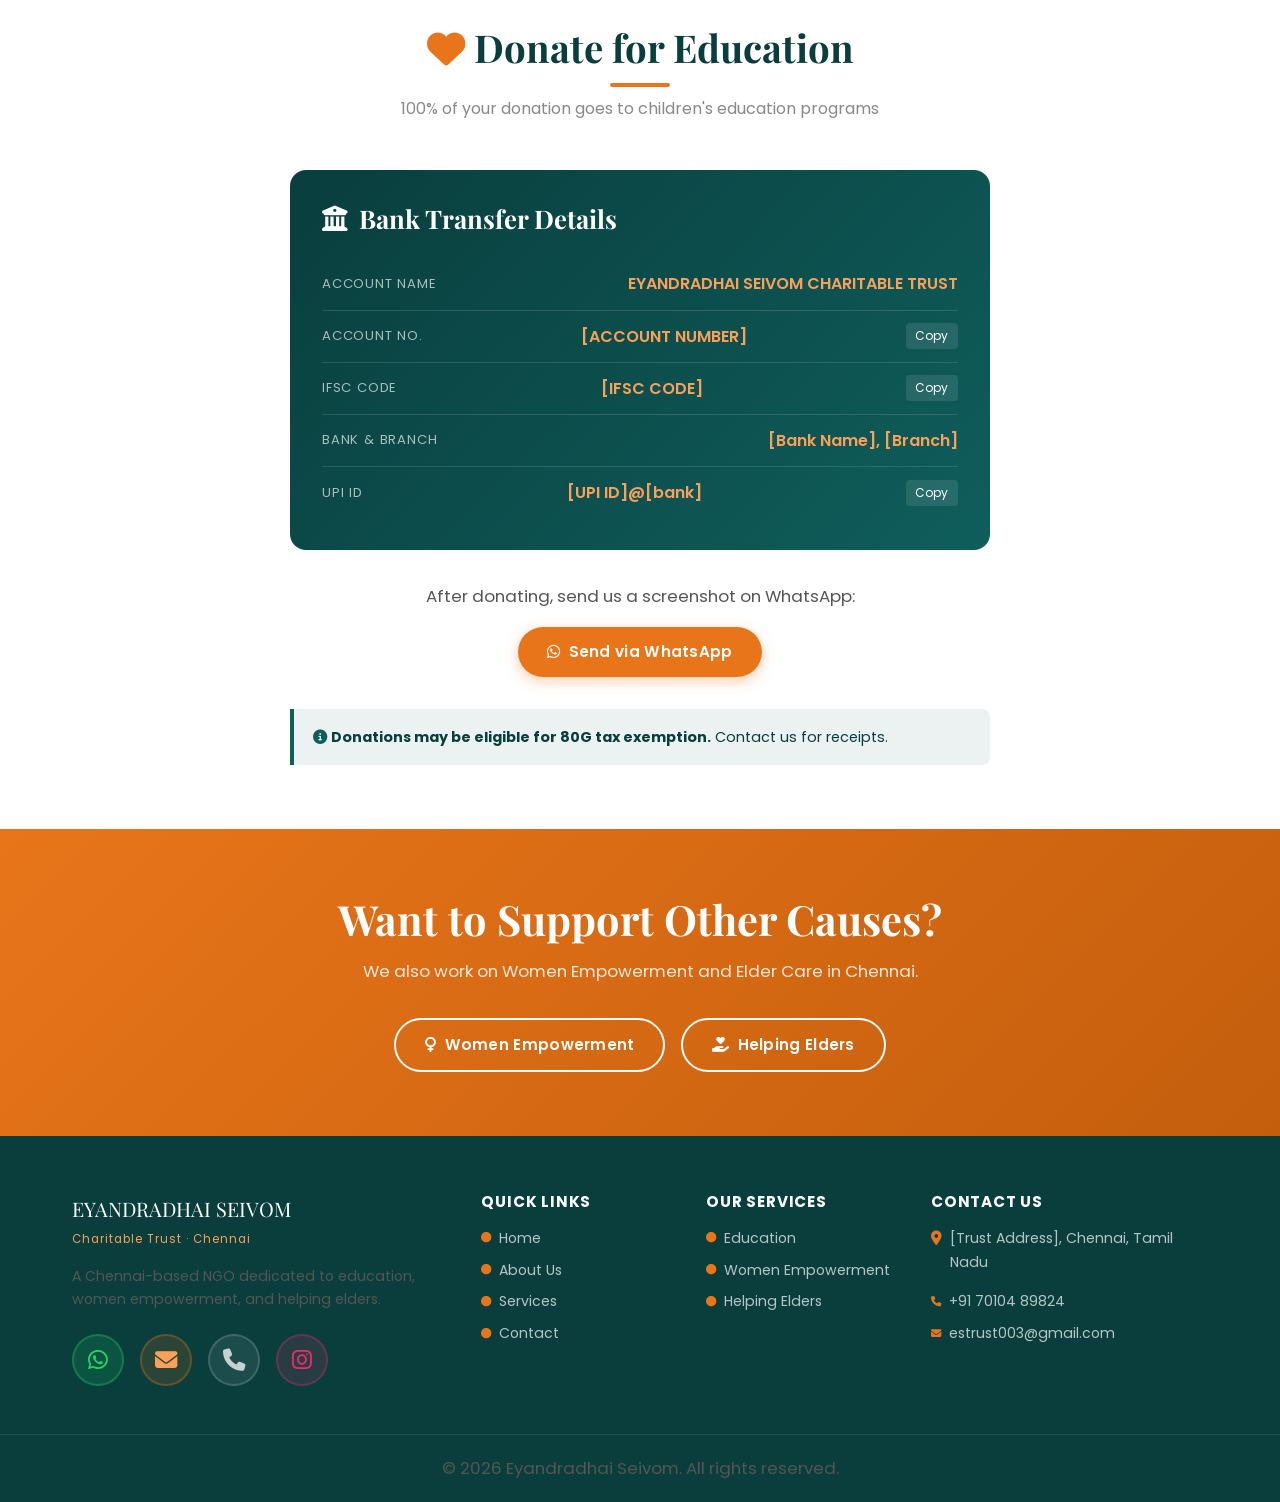
<file: donate-education.html>
<!DOCTYPE html>
<html lang="en">
<head>
  <meta charset="UTF-8">
  <meta name="viewport" content="width=device-width, initial-scale=1.0">
  <title>Support Education – Donate | Eyandradhai Seivom NGO Chennai</title>
  <meta name="description" content="Donate to support free education for underprivileged children in Chennai. Eyandradhai Seivom provides tuition, school supplies, uniforms and scholarships.">
  <link rel="icon" href="images/favicon.ico" type="image/x-icon">
  <link rel="preconnect" href="https://fonts.googleapis.com">
  <link rel="preconnect" href="https://fonts.gstatic.com" crossorigin>
  <link href="https://fonts.googleapis.com/css2?family=Playfair+Display:wght@400;700&family=Poppins:wght@300;400;500;600;700&display=swap" rel="stylesheet">
  <link rel="stylesheet" href="https://cdnjs.cloudflare.com/ajax/libs/font-awesome/6.5.0/css/all.min.css">
  <link rel="stylesheet" href="css/style.css">
</head>
<body>
<header id="header" role="banner">
  <div class="container">
    <nav class="nav-inner" aria-label="Main navigation">
      <a href="index.html" class="nav-logo" aria-label="Eyandradhai Seivom Home">
        <img src="images/logo.jpg" alt="Eyandradhai Seivom Logo" class="nav-logo-img">
        <div class="nav-logo-text">
          <span class="logo-main">EYANDRADHAI SEIVOM</span>
          <span class="logo-sub">Charitable Trust · Chennai</span>
        </div>
      </a>
      <ul class="nav-links" role="list">
        <li><a href="index.html">Home</a></li>
        <li><a href="about.html">About Us</a></li>
        <li class="dropdown">
          <a href="services.html" aria-haspopup="true">Services <i class="fa-solid fa-chevron-down fa-xs"></i></a>
          <ul class="dropdown-menu" role="list">
            <li><a href="services.html#education"><i class="fa-solid fa-book-open"></i> Education</a></li>
            <li><a href="services.html#women-empowerment"><i class="fa-solid fa-venus"></i> Women Empowerment</a></li>
            <li><a href="services.html#helping-elders"><i class="fa-solid fa-hand-holding-heart"></i> Helping Elders</a></li>
          </ul>
        </li>
        <li><a href="contact.html" class="nav-cta"><i class="fa-solid fa-heart"></i> Donate / Contact</a></li>
      </ul>
      <button class="hamburger" aria-label="Toggle mobile menu" aria-expanded="false"><span></span><span></span><span></span></button>
    </nav>
    <nav class="mobile-menu" aria-label="Mobile navigation">
      <a href="index.html"><i class="fa-solid fa-house"></i> Home</a>
      <a href="about.html"><i class="fa-solid fa-users"></i> About Us</a>
      <a href="services.html"><i class="fa-solid fa-hands-helping"></i> Services</a>
      <div class="mobile-sub">
        <a href="services.html#education"><i class="fa-solid fa-book-open"></i> Education</a>
        <a href="services.html#women-empowerment"><i class="fa-solid fa-venus"></i> Women Empowerment</a>
        <a href="services.html#helping-elders"><i class="fa-solid fa-hand-holding-heart"></i> Helping Elders</a>
      </div>
      <a href="contact.html" class="nav-cta"><i class="fa-solid fa-heart"></i> Donate / Contact</a>
    </nav>
  </div>
</header>

<main id="main-content">

<!-- Hero with real education photos -->
<section class="cause-hero">
  <img src="images/education-1.jpg" alt="Children in Eyandradhai Seivom education program" class="cause-hero-bg">
  <div class="cause-hero-overlay edu"></div>
  <div class="cause-hero-content">
    <div class="hero-badge"><i class="fa-solid fa-book-open"></i> &nbsp;Support Education</div>
    <h1>Give a Child the <span style="color:var(--saffron-light);">Gift of Education</span></h1>
    <p>Every child deserves to learn. Your donation provides free tuition, school supplies, uniforms and scholarships to underprivileged children in Chennai.</p>
    <a href="#donate-now" class="btn btn-primary"><i class="fa-solid fa-heart"></i> Donate for Education</a>
  </div>
</section>

<!-- Photo strip of real education work -->
<section class="cause-photos-strip">
  <div class="container">
    <div class="section-title-wrap text-center reveal">
      <h2 class="section-title">Our Education Work</h2>
      <div class="divider"></div>
    </div>
    <div class="cause-photos-scroll">
      <img src="images/education-1.jpg" alt="Education program by Eyandradhai Seivom" loading="lazy">
      <img src="images/education-2.jpg" alt="School supplies distribution" loading="lazy">
      <img src="images/education-3.jpg" alt="Free tuition classes" loading="lazy">
      <img src="images/education-4.jpg" alt="Children receiving support" loading="lazy">
      <img src="images/edu-bg-1.jpg" alt="Education activity" loading="lazy">
      <img src="images/edu-bg-2.jpg" alt="Study support program" loading="lazy">
      <img src="images/edu-bg-3.jpg" alt="School kit distribution" loading="lazy">
      <img src="images/edu-bg-4.jpg" alt="Education awareness" loading="lazy">
    </div>
  </div>
</section>

<!-- Why donate -->
<section class="cause-why reveal">
  <div class="container">
    <div class="section-title-wrap text-center">
      <h2 class="section-title">Why Support Education?</h2>
      <div class="divider"></div>
    </div>
    <div class="cause-why-grid">
      <div class="cause-why-card">
        <div class="cause-why-icon edu-icon"><i class="fa-solid fa-book-open"></i></div>
        <h3>₹500</h3>
        <p>Provides a complete school kit (bag, notebooks, pens) for one child for a full academic year.</p>
      </div>
      <div class="cause-why-card">
        <div class="cause-why-icon edu-icon"><i class="fa-solid fa-shirt"></i></div>
        <h3>₹1,000</h3>
        <p>Covers school uniform, shoes and socks for one child who cannot afford them.</p>
      </div>
      <div class="cause-why-card">
        <div class="cause-why-icon edu-icon"><i class="fa-solid fa-graduation-cap"></i></div>
        <h3>₹5,000</h3>
        <p>Sponsors one year of free tuition support and career guidance for a deserving student.</p>
      </div>
    </div>
  </div>
</section>

<!-- Donate Section -->
<section id="donate-now" class="cause-donate-section section-pad-lg">
  <div class="container">
    <div class="cause-donate-inner">
      <div class="section-title-wrap text-center reveal">
        <h2 class="section-title"><i class="fa-solid fa-heart" style="color:var(--saffron);"></i> Donate for Education</h2>
        <div class="divider"></div>
        <p class="section-subtitle">100% of your donation goes to children's education programs</p>
      </div>
      <!-- Bank Details -->
      <div class="bank-card reveal">
        <h3><i class="fa-solid fa-building-columns"></i> Bank Transfer Details</h3>
        <div class="bank-row">
          <span class="blabel">Account Name</span>
          <span class="bvalue">EYANDRADHAI SEIVOM CHARITABLE TRUST</span>
        </div>
        <div class="bank-row">
          <span class="blabel">Account No.</span>
          <span class="bvalue">[ACCOUNT NUMBER]</span>
          <button class="copy-btn" data-copy="[ACCOUNT NUMBER]" aria-label="Copy account number">Copy</button>
        </div>
        <div class="bank-row">
          <span class="blabel">IFSC Code</span>
          <span class="bvalue">[IFSC CODE]</span>
          <button class="copy-btn" data-copy="[IFSC CODE]" aria-label="Copy IFSC">Copy</button>
        </div>
        <div class="bank-row">
          <span class="blabel">Bank &amp; Branch</span>
          <span class="bvalue">[Bank Name], [Branch]</span>
        </div>
        <div class="bank-row">
          <span class="blabel">UPI ID</span>
          <span class="bvalue">[UPI ID]@[bank]</span>
          <button class="copy-btn" data-copy="[UPI ID]@[bank]" aria-label="Copy UPI">Copy</button>
        </div>
      </div>
      <div style="text-align:center;margin-top:2rem;" class="reveal">
        <p style="color:var(--text-mid);margin-bottom:1rem;">After donating, send us a screenshot on WhatsApp:</p>
        <a href="https://wa.me/917010489824?text=Hello%20Eyandradhai%20Seivom%2C%20I%20have%20donated%20for%20the%20Education%20cause.%20Please%20find%20my%20screenshot."
           target="_blank" rel="noopener noreferrer" class="btn btn-primary">
          <i class="fa-brands fa-whatsapp"></i> Send via WhatsApp
        </a>
      </div>
      <div class="tax-note reveal" style="margin-top:2rem;">
        <i class="fa-solid fa-circle-info" style="color:var(--teal);"></i>
        <strong> Donations may be eligible for 80G tax exemption.</strong> Contact us for receipts.
      </div>
    </div>
  </div>
</section>

<section class="cta-banner">
  <div class="container">
    <h2>Want to Support Other Causes?</h2>
    <p>We also work on Women Empowerment and Elder Care in Chennai.</p>
    <div style="display:flex;flex-wrap:wrap;gap:1rem;justify-content:center;">
      <a href="donate-women.html" class="btn btn-outline"><i class="fa-solid fa-venus"></i> Women Empowerment</a>
      <a href="donate-elders.html" class="btn btn-outline"><i class="fa-solid fa-hand-holding-heart"></i> Helping Elders</a>
    </div>
  </div>
</section>
</main>

<footer class="footer" role="contentinfo">
  <div class="container">
    <div class="footer-grid">
      <div class="footer-brand">
        <div class="logo-main">EYANDRADHAI SEIVOM</div>
        <div class="logo-sub">Charitable Trust · Chennai</div>
        <p>A Chennai-based NGO dedicated to education, women empowerment, and helping elders.</p>
        <div class="footer-contact-icons" style="margin-top:1.5rem;">
          <a href="https://wa.me/917010489824?text=Hello%20Eyandradhai%20Seivom%2C%20I%20would%20like%20to%20know%20more." class="footer-icon-link whatsapp" target="_blank" rel="noopener noreferrer" aria-label="Chat on WhatsApp"><i class="fa-brands fa-whatsapp"></i></a>
          <a href="mailto:estrust003@gmail.com" class="footer-icon-link email" aria-label="Send email"><i class="fa-solid fa-envelope"></i></a>
          <a href="tel:+917010489824" class="footer-icon-link phone" aria-label="Call us"><i class="fa-solid fa-phone"></i></a>
          <a href="https://www.instagram.com/eyandrathaiseivom_official/" class="footer-icon-link instagram" target="_blank" rel="noopener noreferrer" aria-label="Follow on Instagram"><i class="fa-brands fa-instagram"></i></a>
        </div>
      </div>
      <div><h4>Quick Links</h4><ul class="footer-links"><li><a href="index.html"><i class="fa-solid fa-circle fa-xs"></i> Home</a></li><li><a href="about.html"><i class="fa-solid fa-circle fa-xs"></i> About Us</a></li><li><a href="services.html"><i class="fa-solid fa-circle fa-xs"></i> Services</a></li><li><a href="contact.html"><i class="fa-solid fa-circle fa-xs"></i> Contact</a></li></ul></div>
      <div><h4>Our Services</h4><ul class="footer-links"><li><a href="services.html#education"><i class="fa-solid fa-circle fa-xs"></i> Education</a></li><li><a href="services.html#women-empowerment"><i class="fa-solid fa-circle fa-xs"></i> Women Empowerment</a></li><li><a href="services.html#helping-elders"><i class="fa-solid fa-circle fa-xs"></i> Helping Elders</a></li></ul></div>
      <div><h4>Contact Us</h4><ul class="footer-links"><li style="color:rgba(255,255,255,0.7);font-size:0.88rem;display:flex;gap:0.5rem;"><i class="fa-solid fa-location-dot" style="color:var(--saffron);margin-top:4px;flex-shrink:0;"></i><span>[Trust Address], Chennai, Tamil Nadu</span></li><li style="margin-top:0.5rem;"><a href="tel:+917010489824" style="color:rgba(255,255,255,0.7);font-size:0.88rem;display:flex;gap:0.5rem;align-items:center;"><i class="fa-solid fa-phone" style="color:var(--saffron);"></i> +91 70104 89824</a></li><li><a href="mailto:estrust003@gmail.com" style="color:rgba(255,255,255,0.7);font-size:0.88rem;display:flex;gap:0.5rem;align-items:center;"><i class="fa-solid fa-envelope" style="color:var(--saffron);"></i> estrust003@gmail.com</a></li></ul></div>
    </div>
  </div>
  <div class="footer-bottom"><p>&copy; 2026 Eyandradhai Seivom. All rights reserved.</p></div>
</footer>
<a href="https://wa.me/917010489824?text=Hello%20Eyandradhai%20Seivom%2C%20I%20would%20like%20to%20know%20more." class="fab-whatsapp" target="_blank" rel="noopener noreferrer" aria-label="Chat with us on WhatsApp"><i class="fa-brands fa-whatsapp"></i></a>
<button class="back-top" aria-label="Back to top"><i class="fa-solid fa-arrow-up"></i></button>
<script src="js/main.js"></script>
</body>
</html>
</file>
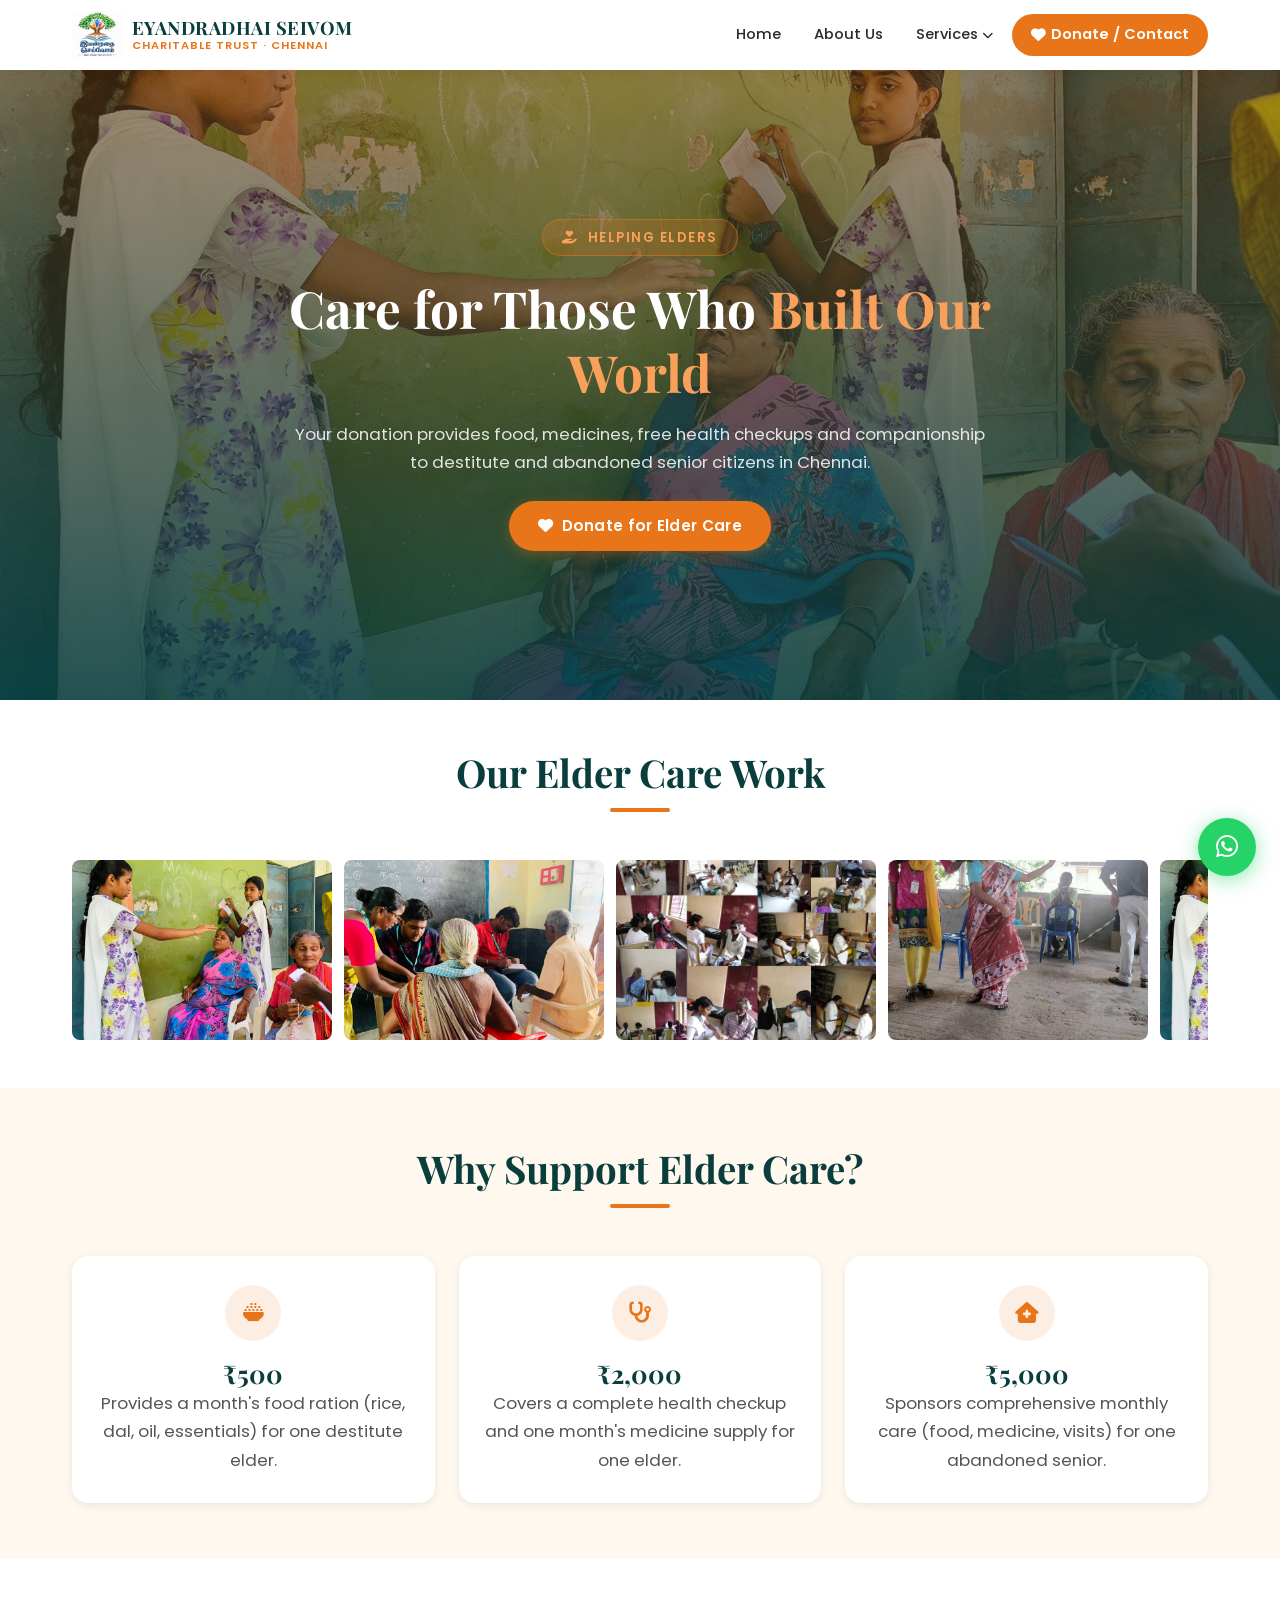
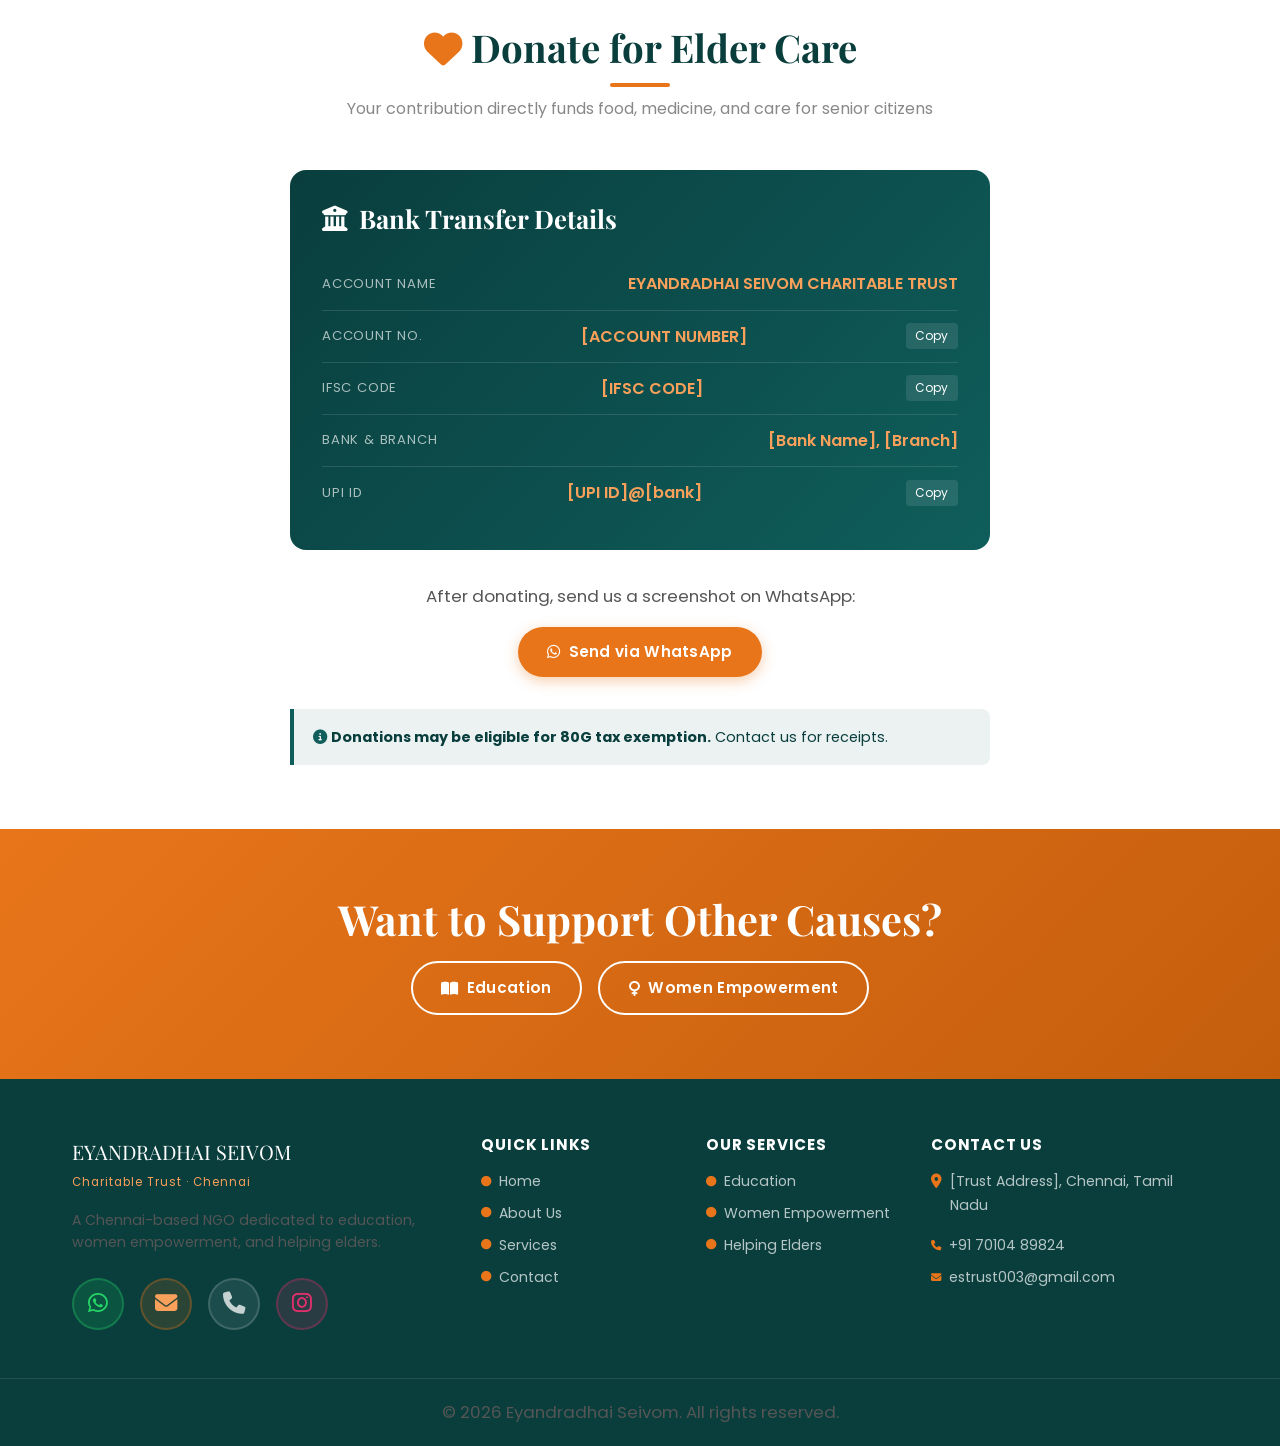
<file: donate-elders.html>
<!DOCTYPE html>
<html lang="en">
<head>
  <meta charset="UTF-8">
  <meta name="viewport" content="width=device-width, initial-scale=1.0">
  <title>Support Elder Care – Donate | Eyandradhai Seivom NGO Chennai</title>
  <meta name="description" content="Donate to support elder care programs in Chennai. Eyandradhai Seivom provides food, medicines, health checkups and companionship to destitute senior citizens.">
  <link rel="icon" href="images/favicon.ico" type="image/x-icon">
  <link rel="preconnect" href="https://fonts.googleapis.com">
  <link rel="preconnect" href="https://fonts.gstatic.com" crossorigin>
  <link href="https://fonts.googleapis.com/css2?family=Playfair+Display:wght@400;700&family=Poppins:wght@300;400;500;600;700&display=swap" rel="stylesheet">
  <link rel="stylesheet" href="https://cdnjs.cloudflare.com/ajax/libs/font-awesome/6.5.0/css/all.min.css">
  <link rel="stylesheet" href="css/style.css">
</head>
<body>
<header id="header" role="banner">
  <div class="container">
    <nav class="nav-inner" aria-label="Main navigation">
      <a href="index.html" class="nav-logo" aria-label="Eyandradhai Seivom Home">
        <img src="images/logo.jpg" alt="Eyandradhai Seivom Logo" class="nav-logo-img">
        <div class="nav-logo-text"><span class="logo-main">EYANDRADHAI SEIVOM</span><span class="logo-sub">Charitable Trust · Chennai</span></div>
      </a>
      <ul class="nav-links" role="list">
        <li><a href="index.html">Home</a></li><li><a href="about.html">About Us</a></li>
        <li class="dropdown"><a href="services.html" aria-haspopup="true">Services <i class="fa-solid fa-chevron-down fa-xs"></i></a><ul class="dropdown-menu" role="list"><li><a href="services.html#education"><i class="fa-solid fa-book-open"></i> Education</a></li><li><a href="services.html#women-empowerment"><i class="fa-solid fa-venus"></i> Women Empowerment</a></li><li><a href="services.html#helping-elders"><i class="fa-solid fa-hand-holding-heart"></i> Helping Elders</a></li></ul></li>
        <li><a href="contact.html" class="nav-cta"><i class="fa-solid fa-heart"></i> Donate / Contact</a></li>
      </ul>
      <button class="hamburger" aria-label="Toggle mobile menu" aria-expanded="false"><span></span><span></span><span></span></button>
    </nav>
    <nav class="mobile-menu" aria-label="Mobile navigation">
      <a href="index.html"><i class="fa-solid fa-house"></i> Home</a><a href="about.html"><i class="fa-solid fa-users"></i> About Us</a><a href="services.html"><i class="fa-solid fa-hands-helping"></i> Services</a>
      <div class="mobile-sub"><a href="services.html#education"><i class="fa-solid fa-book-open"></i> Education</a><a href="services.html#women-empowerment"><i class="fa-solid fa-venus"></i> Women Empowerment</a><a href="services.html#helping-elders"><i class="fa-solid fa-hand-holding-heart"></i> Helping Elders</a></div>
      <a href="contact.html" class="nav-cta"><i class="fa-solid fa-heart"></i> Donate / Contact</a>
    </nav>
  </div>
</header>
<main id="main-content">
<section class="cause-hero">
  <img src="images/elders-1.jpg" alt="Elder care program by Eyandradhai Seivom" class="cause-hero-bg">
  <div class="cause-hero-overlay elders"></div>
  <div class="cause-hero-content">
    <div class="hero-badge"><i class="fa-solid fa-hand-holding-heart"></i> &nbsp;Helping Elders</div>
    <h1>Care for Those Who <span style="color:var(--saffron-light);">Built Our World</span></h1>
    <p>Your donation provides food, medicines, free health checkups and companionship to destitute and abandoned senior citizens in Chennai.</p>
    <a href="#donate-now" class="btn btn-primary"><i class="fa-solid fa-heart"></i> Donate for Elder Care</a>
  </div>
</section>

<section class="cause-photos-strip">
  <div class="container">
    <div class="section-title-wrap text-center reveal"><h2 class="section-title">Our Elder Care Work</h2><div class="divider"></div></div>
    <div class="cause-photos-scroll">
      <img src="images/elders-1.jpg" alt="Elder care by Eyandradhai Seivom" loading="lazy">
      <img src="images/elders-2.jpg" alt="Food distribution for elders" loading="lazy">
      <img src="images/elders-3.jpg" alt="Health checkup camp" loading="lazy">
      <img src="images/elders-4.jpg" alt="Companionship visits" loading="lazy">
      <img src="images/elder-bg-1.jpg" alt="Elder support activity" loading="lazy">
      <img src="images/elder-bg-2.jpg" alt="Senior citizen care program" loading="lazy">
      <img src="images/elder-bg-3.jpg" alt="Medicine distribution" loading="lazy">
      <img src="images/elder-bg-4.jpg" alt="Elder welfare event" loading="lazy">
      <img src="images/elder-bg-5.jpg" alt="Food ration distribution" loading="lazy">
      <img src="images/elder-bg-6.jpg" alt="Elder home visit" loading="lazy">
    </div>
  </div>
</section>

<section class="cause-why reveal">
  <div class="container">
    <div class="section-title-wrap text-center"><h2 class="section-title">Why Support Elder Care?</h2><div class="divider"></div></div>
    <div class="cause-why-grid">
      <div class="cause-why-card"><div class="cause-why-icon elders-icon"><i class="fa-solid fa-bowl-rice"></i></div><h3>₹500</h3><p>Provides a month's food ration (rice, dal, oil, essentials) for one destitute elder.</p></div>
      <div class="cause-why-card"><div class="cause-why-icon elders-icon"><i class="fa-solid fa-stethoscope"></i></div><h3>₹2,000</h3><p>Covers a complete health checkup and one month's medicine supply for one elder.</p></div>
      <div class="cause-why-card"><div class="cause-why-icon elders-icon"><i class="fa-solid fa-house-medical"></i></div><h3>₹5,000</h3><p>Sponsors comprehensive monthly care (food, medicine, visits) for one abandoned senior.</p></div>
    </div>
  </div>
</section>

<section id="donate-now" class="cause-donate-section section-pad-lg">
  <div class="container">
    <div class="cause-donate-inner">
      <div class="section-title-wrap text-center reveal"><h2 class="section-title"><i class="fa-solid fa-heart" style="color:var(--saffron);"></i> Donate for Elder Care</h2><div class="divider"></div><p class="section-subtitle">Your contribution directly funds food, medicine, and care for senior citizens</p></div>
      <div class="bank-card reveal">
        <h3><i class="fa-solid fa-building-columns"></i> Bank Transfer Details</h3>
        <div class="bank-row"><span class="blabel">Account Name</span><span class="bvalue">EYANDRADHAI SEIVOM CHARITABLE TRUST</span></div>
        <div class="bank-row"><span class="blabel">Account No.</span><span class="bvalue">[ACCOUNT NUMBER]</span><button class="copy-btn" data-copy="[ACCOUNT NUMBER]">Copy</button></div>
        <div class="bank-row"><span class="blabel">IFSC Code</span><span class="bvalue">[IFSC CODE]</span><button class="copy-btn" data-copy="[IFSC CODE]">Copy</button></div>
        <div class="bank-row"><span class="blabel">Bank &amp; Branch</span><span class="bvalue">[Bank Name], [Branch]</span></div>
        <div class="bank-row"><span class="blabel">UPI ID</span><span class="bvalue">[UPI ID]@[bank]</span><button class="copy-btn" data-copy="[UPI ID]@[bank]">Copy</button></div>
      </div>
      <div style="text-align:center;margin-top:2rem;" class="reveal">
        <p style="color:var(--text-mid);margin-bottom:1rem;">After donating, send us a screenshot on WhatsApp:</p>
        <a href="https://wa.me/917010489824?text=Hello%20Eyandradhai%20Seivom%2C%20I%20have%20donated%20for%20Elder%20Care.%20Please%20find%20my%20screenshot." target="_blank" rel="noopener noreferrer" class="btn btn-primary"><i class="fa-brands fa-whatsapp"></i> Send via WhatsApp</a>
      </div>
      <div class="tax-note reveal" style="margin-top:2rem;"><i class="fa-solid fa-circle-info" style="color:var(--teal);"></i> <strong>Donations may be eligible for 80G tax exemption.</strong> Contact us for receipts.</div>
    </div>
  </div>
</section>

<section class="cta-banner">
  <div class="container">
    <h2>Want to Support Other Causes?</h2>
    <div style="display:flex;flex-wrap:wrap;gap:1rem;justify-content:center;margin-top:1rem;">
      <a href="donate-education.html" class="btn btn-outline"><i class="fa-solid fa-book-open"></i> Education</a>
      <a href="donate-women.html" class="btn btn-outline"><i class="fa-solid fa-venus"></i> Women Empowerment</a>
    </div>
  </div>
</section>
</main>

<footer class="footer" role="contentinfo">
  <div class="container">
    <div class="footer-grid">
      <div class="footer-brand"><div class="logo-main">EYANDRADHAI SEIVOM</div><div class="logo-sub">Charitable Trust · Chennai</div><p>A Chennai-based NGO dedicated to education, women empowerment, and helping elders.</p><div class="footer-contact-icons" style="margin-top:1.5rem;"><a href="https://wa.me/917010489824?text=Hello%20Eyandradhai%20Seivom" class="footer-icon-link whatsapp" target="_blank" rel="noopener noreferrer" aria-label="WhatsApp"><i class="fa-brands fa-whatsapp"></i></a><a href="mailto:estrust003@gmail.com" class="footer-icon-link email" aria-label="Email"><i class="fa-solid fa-envelope"></i></a><a href="tel:+917010489824" class="footer-icon-link phone" aria-label="Call"><i class="fa-solid fa-phone"></i></a><a href="https://www.instagram.com/eyandrathaiseivom_official/" class="footer-icon-link instagram" target="_blank" rel="noopener noreferrer" aria-label="Instagram"><i class="fa-brands fa-instagram"></i></a></div></div>
      <div><h4>Quick Links</h4><ul class="footer-links"><li><a href="index.html"><i class="fa-solid fa-circle fa-xs"></i> Home</a></li><li><a href="about.html"><i class="fa-solid fa-circle fa-xs"></i> About Us</a></li><li><a href="services.html"><i class="fa-solid fa-circle fa-xs"></i> Services</a></li><li><a href="contact.html"><i class="fa-solid fa-circle fa-xs"></i> Contact</a></li></ul></div>
      <div><h4>Our Services</h4><ul class="footer-links"><li><a href="services.html#education"><i class="fa-solid fa-circle fa-xs"></i> Education</a></li><li><a href="services.html#women-empowerment"><i class="fa-solid fa-circle fa-xs"></i> Women Empowerment</a></li><li><a href="services.html#helping-elders"><i class="fa-solid fa-circle fa-xs"></i> Helping Elders</a></li></ul></div>
      <div><h4>Contact Us</h4><ul class="footer-links"><li style="color:rgba(255,255,255,0.7);font-size:0.88rem;display:flex;gap:0.5rem;"><i class="fa-solid fa-location-dot" style="color:var(--saffron);margin-top:4px;flex-shrink:0;"></i><span>[Trust Address], Chennai, Tamil Nadu</span></li><li style="margin-top:0.5rem;"><a href="tel:+917010489824" style="color:rgba(255,255,255,0.7);font-size:0.88rem;display:flex;gap:0.5rem;align-items:center;"><i class="fa-solid fa-phone" style="color:var(--saffron);"></i> +91 70104 89824</a></li><li><a href="mailto:estrust003@gmail.com" style="color:rgba(255,255,255,0.7);font-size:0.88rem;display:flex;gap:0.5rem;align-items:center;"><i class="fa-solid fa-envelope" style="color:var(--saffron);"></i> estrust003@gmail.com</a></li></ul></div>
    </div>
  </div>
  <div class="footer-bottom"><p>&copy; 2026 Eyandradhai Seivom. All rights reserved.</p></div>
</footer>
<a href="https://wa.me/917010489824?text=Hello%20Eyandradhai%20Seivom" class="fab-whatsapp" target="_blank" rel="noopener noreferrer" aria-label="WhatsApp"><i class="fa-brands fa-whatsapp"></i></a>
<button class="back-top" aria-label="Back to top"><i class="fa-solid fa-arrow-up"></i></button>
<script src="js/main.js"></script>
</body>
</html>
</file>
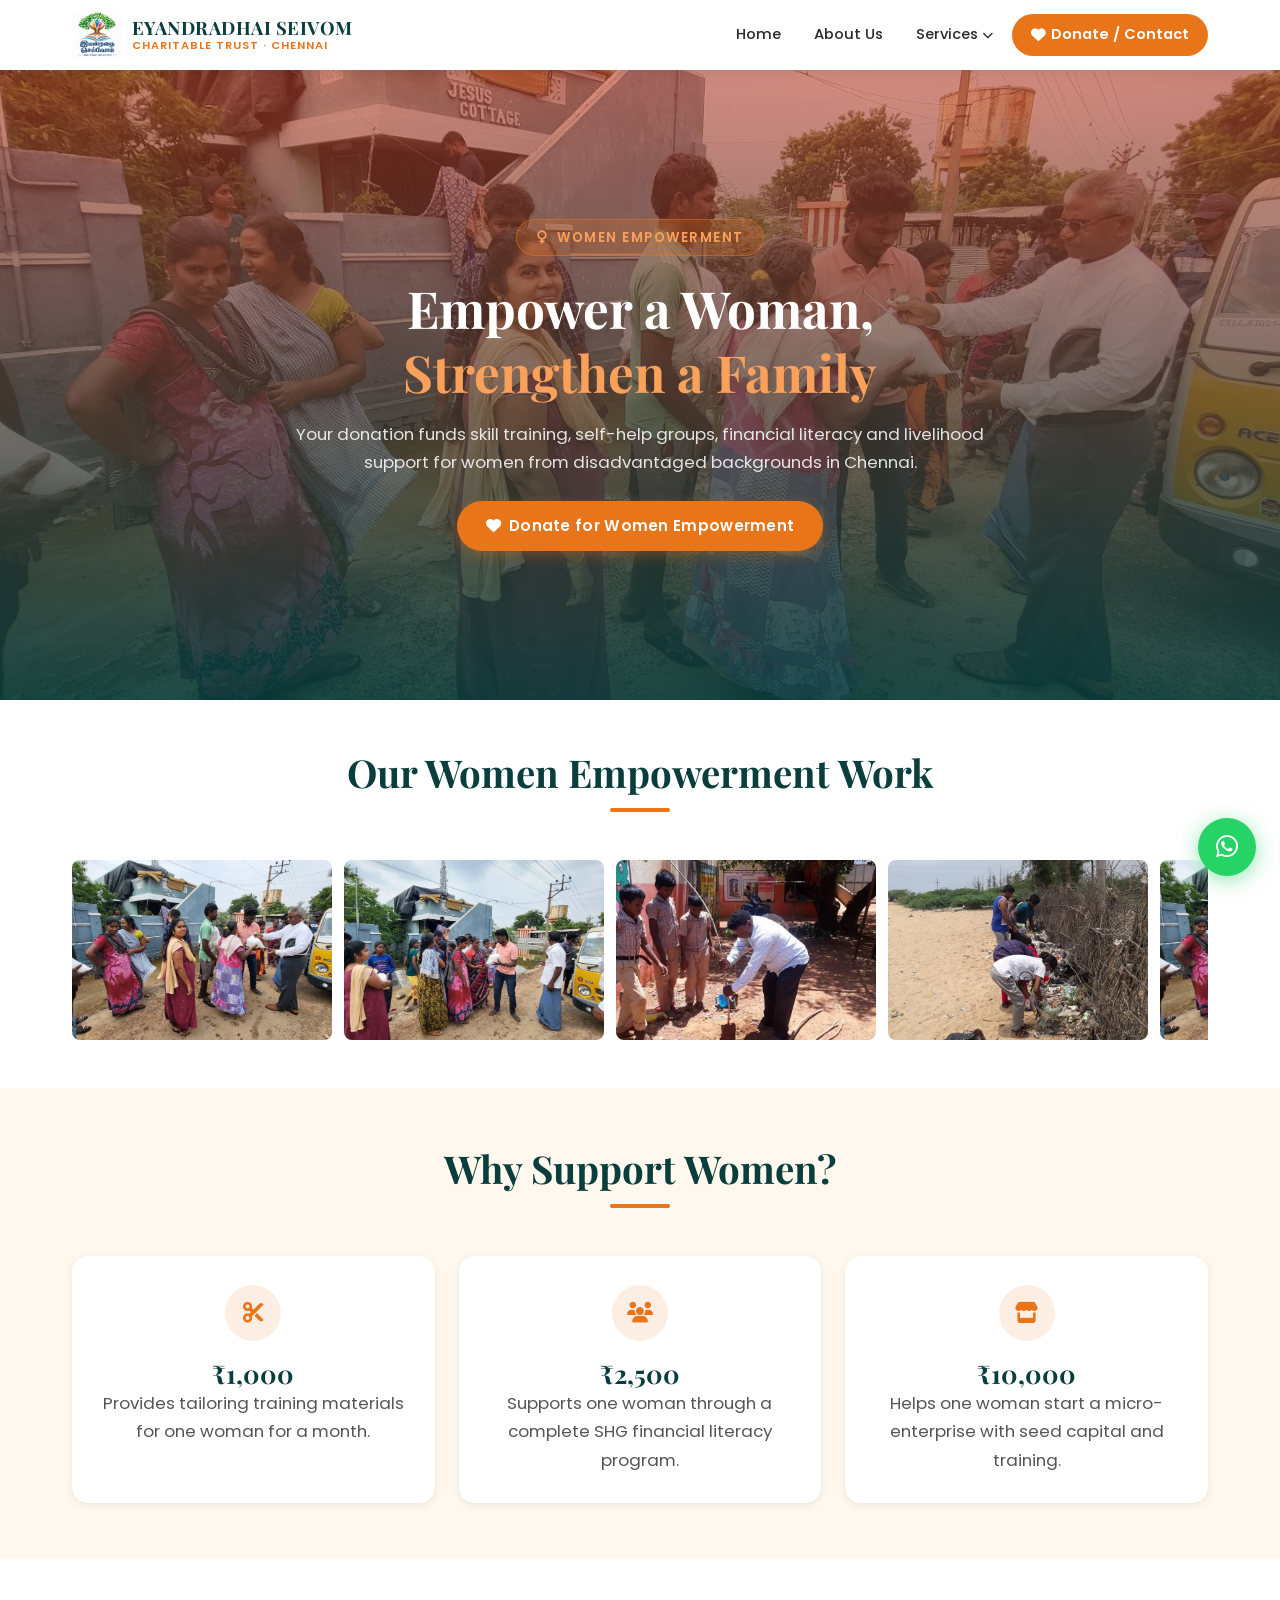
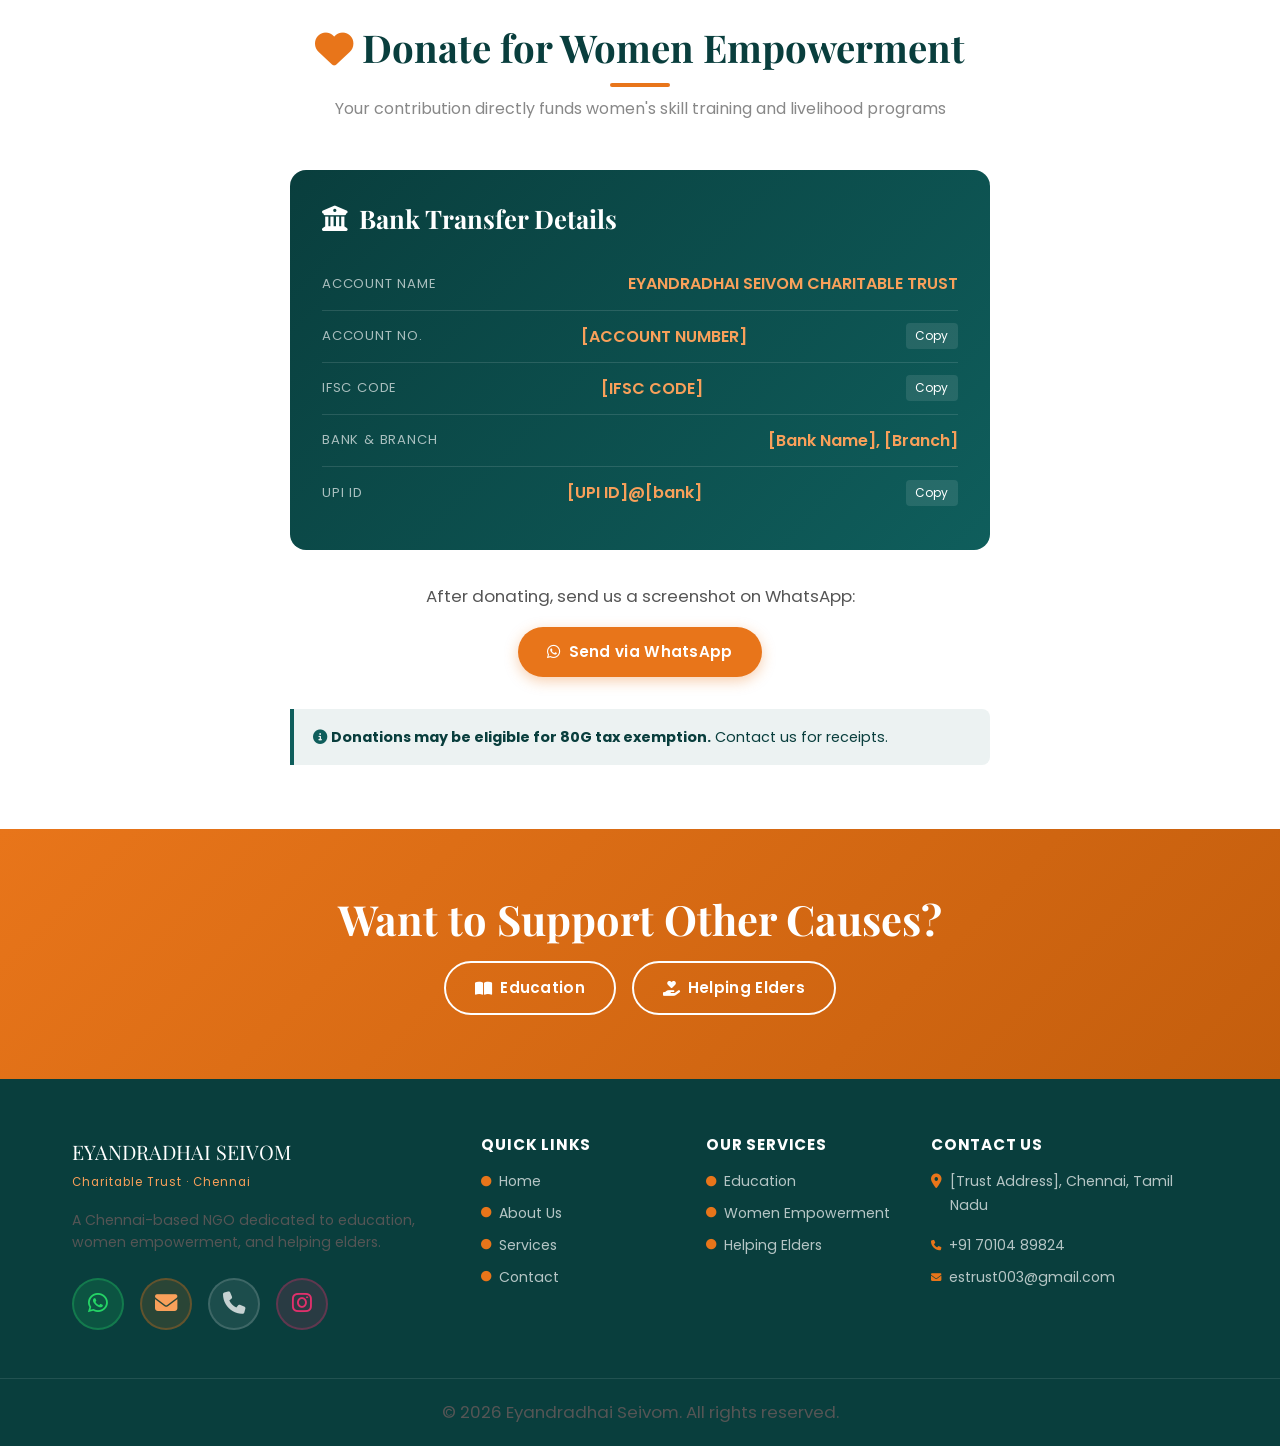
<file: donate-women.html>
<!DOCTYPE html>
<html lang="en">
<head>
  <meta charset="UTF-8">
  <meta name="viewport" content="width=device-width, initial-scale=1.0">
  <title>Support Women Empowerment – Donate | Eyandradhai Seivom NGO Chennai</title>
  <meta name="description" content="Donate to support women empowerment programs in Chennai. Eyandradhai Seivom provides skill training, self-help groups and livelihood support to women.">
  <link rel="icon" href="images/favicon.ico" type="image/x-icon">
  <link rel="preconnect" href="https://fonts.googleapis.com">
  <link rel="preconnect" href="https://fonts.gstatic.com" crossorigin>
  <link href="https://fonts.googleapis.com/css2?family=Playfair+Display:wght@400;700&family=Poppins:wght@300;400;500;600;700&display=swap" rel="stylesheet">
  <link rel="stylesheet" href="https://cdnjs.cloudflare.com/ajax/libs/font-awesome/6.5.0/css/all.min.css">
  <link rel="stylesheet" href="css/style.css">
</head>
<body>
<header id="header" role="banner">
  <div class="container">
    <nav class="nav-inner" aria-label="Main navigation">
      <a href="index.html" class="nav-logo" aria-label="Eyandradhai Seivom Home">
        <img src="images/logo.jpg" alt="Eyandradhai Seivom Logo" class="nav-logo-img">
        <div class="nav-logo-text"><span class="logo-main">EYANDRADHAI SEIVOM</span><span class="logo-sub">Charitable Trust · Chennai</span></div>
      </a>
      <ul class="nav-links" role="list">
        <li><a href="index.html">Home</a></li><li><a href="about.html">About Us</a></li>
        <li class="dropdown"><a href="services.html" aria-haspopup="true">Services <i class="fa-solid fa-chevron-down fa-xs"></i></a><ul class="dropdown-menu" role="list"><li><a href="services.html#education"><i class="fa-solid fa-book-open"></i> Education</a></li><li><a href="services.html#women-empowerment"><i class="fa-solid fa-venus"></i> Women Empowerment</a></li><li><a href="services.html#helping-elders"><i class="fa-solid fa-hand-holding-heart"></i> Helping Elders</a></li></ul></li>
        <li><a href="contact.html" class="nav-cta"><i class="fa-solid fa-heart"></i> Donate / Contact</a></li>
      </ul>
      <button class="hamburger" aria-label="Toggle mobile menu" aria-expanded="false"><span></span><span></span><span></span></button>
    </nav>
    <nav class="mobile-menu" aria-label="Mobile navigation">
      <a href="index.html"><i class="fa-solid fa-house"></i> Home</a><a href="about.html"><i class="fa-solid fa-users"></i> About Us</a><a href="services.html"><i class="fa-solid fa-hands-helping"></i> Services</a>
      <div class="mobile-sub"><a href="services.html#education"><i class="fa-solid fa-book-open"></i> Education</a><a href="services.html#women-empowerment"><i class="fa-solid fa-venus"></i> Women Empowerment</a><a href="services.html#helping-elders"><i class="fa-solid fa-hand-holding-heart"></i> Helping Elders</a></div>
      <a href="contact.html" class="nav-cta"><i class="fa-solid fa-heart"></i> Donate / Contact</a>
    </nav>
  </div>
</header>
<main id="main-content">
<section class="cause-hero">
  <img src="images/women-1.jpg" alt="Women empowerment program by Eyandradhai Seivom" class="cause-hero-bg">
  <div class="cause-hero-overlay women"></div>
  <div class="cause-hero-content">
    <div class="hero-badge"><i class="fa-solid fa-venus"></i> &nbsp;Women Empowerment</div>
    <h1>Empower a Woman, <span style="color:var(--saffron-light);">Strengthen a Family</span></h1>
    <p>Your donation funds skill training, self-help groups, financial literacy and livelihood support for women from disadvantaged backgrounds in Chennai.</p>
    <a href="#donate-now" class="btn btn-primary"><i class="fa-solid fa-heart"></i> Donate for Women Empowerment</a>
  </div>
</section>

<section class="cause-photos-strip">
  <div class="container">
    <div class="section-title-wrap text-center reveal"><h2 class="section-title">Our Women Empowerment Work</h2><div class="divider"></div></div>
    <div class="cause-photos-scroll">
      <img src="images/women-1.jpg" alt="Women skill training" loading="lazy">
      <img src="images/women-2.jpg" alt="Self help group" loading="lazy">
      <img src="images/women-3.jpg" alt="Women empowerment program" loading="lazy">
      <img src="images/women-4.jpg" alt="Livelihood support" loading="lazy">
      <img src="images/women-bg-1.jpg" alt="Social service activity" loading="lazy">
      <img src="images/women-bg-2.jpg" alt="Women development program" loading="lazy">
      <img src="images/women-bg-3.jpg" alt="Community outreach" loading="lazy">
      <img src="images/women-bg-4.jpg" alt="Women awareness rally" loading="lazy">
      <img src="images/women-bg-5.jpg" alt="Financial literacy session" loading="lazy">
    </div>
  </div>
</section>

<section class="cause-why reveal">
  <div class="container">
    <div class="section-title-wrap text-center"><h2 class="section-title">Why Support Women?</h2><div class="divider"></div></div>
    <div class="cause-why-grid">
      <div class="cause-why-card"><div class="cause-why-icon women-icon"><i class="fa-solid fa-scissors"></i></div><h3>₹1,000</h3><p>Provides tailoring training materials for one woman for a month.</p></div>
      <div class="cause-why-card"><div class="cause-why-icon women-icon"><i class="fa-solid fa-users"></i></div><h3>₹2,500</h3><p>Supports one woman through a complete SHG financial literacy program.</p></div>
      <div class="cause-why-card"><div class="cause-why-icon women-icon"><i class="fa-solid fa-store"></i></div><h3>₹10,000</h3><p>Helps one woman start a micro-enterprise with seed capital and training.</p></div>
    </div>
  </div>
</section>

<section id="donate-now" class="cause-donate-section section-pad-lg">
  <div class="container">
    <div class="cause-donate-inner">
      <div class="section-title-wrap text-center reveal"><h2 class="section-title"><i class="fa-solid fa-heart" style="color:var(--saffron);"></i> Donate for Women Empowerment</h2><div class="divider"></div><p class="section-subtitle">Your contribution directly funds women's skill training and livelihood programs</p></div>
      <div class="bank-card reveal">
        <h3><i class="fa-solid fa-building-columns"></i> Bank Transfer Details</h3>
        <div class="bank-row"><span class="blabel">Account Name</span><span class="bvalue">EYANDRADHAI SEIVOM CHARITABLE TRUST</span></div>
        <div class="bank-row"><span class="blabel">Account No.</span><span class="bvalue">[ACCOUNT NUMBER]</span><button class="copy-btn" data-copy="[ACCOUNT NUMBER]">Copy</button></div>
        <div class="bank-row"><span class="blabel">IFSC Code</span><span class="bvalue">[IFSC CODE]</span><button class="copy-btn" data-copy="[IFSC CODE]">Copy</button></div>
        <div class="bank-row"><span class="blabel">Bank &amp; Branch</span><span class="bvalue">[Bank Name], [Branch]</span></div>
        <div class="bank-row"><span class="blabel">UPI ID</span><span class="bvalue">[UPI ID]@[bank]</span><button class="copy-btn" data-copy="[UPI ID]@[bank]">Copy</button></div>
      </div>
      <div style="text-align:center;margin-top:2rem;" class="reveal">
        <p style="color:var(--text-mid);margin-bottom:1rem;">After donating, send us a screenshot on WhatsApp:</p>
        <a href="https://wa.me/917010489824?text=Hello%20Eyandradhai%20Seivom%2C%20I%20have%20donated%20for%20Women%20Empowerment.%20Please%20find%20my%20screenshot." target="_blank" rel="noopener noreferrer" class="btn btn-primary"><i class="fa-brands fa-whatsapp"></i> Send via WhatsApp</a>
      </div>
      <div class="tax-note reveal" style="margin-top:2rem;"><i class="fa-solid fa-circle-info" style="color:var(--teal);"></i> <strong>Donations may be eligible for 80G tax exemption.</strong> Contact us for receipts.</div>
    </div>
  </div>
</section>

<section class="cta-banner">
  <div class="container">
    <h2>Want to Support Other Causes?</h2>
    <div style="display:flex;flex-wrap:wrap;gap:1rem;justify-content:center;margin-top:1rem;">
      <a href="donate-education.html" class="btn btn-outline"><i class="fa-solid fa-book-open"></i> Education</a>
      <a href="donate-elders.html" class="btn btn-outline"><i class="fa-solid fa-hand-holding-heart"></i> Helping Elders</a>
    </div>
  </div>
</section>
</main>

<footer class="footer" role="contentinfo">
  <div class="container">
    <div class="footer-grid">
      <div class="footer-brand"><div class="logo-main">EYANDRADHAI SEIVOM</div><div class="logo-sub">Charitable Trust · Chennai</div><p>A Chennai-based NGO dedicated to education, women empowerment, and helping elders.</p><div class="footer-contact-icons" style="margin-top:1.5rem;"><a href="https://wa.me/917010489824?text=Hello%20Eyandradhai%20Seivom" class="footer-icon-link whatsapp" target="_blank" rel="noopener noreferrer" aria-label="WhatsApp"><i class="fa-brands fa-whatsapp"></i></a><a href="mailto:estrust003@gmail.com" class="footer-icon-link email" aria-label="Email"><i class="fa-solid fa-envelope"></i></a><a href="tel:+917010489824" class="footer-icon-link phone" aria-label="Call"><i class="fa-solid fa-phone"></i></a><a href="https://www.instagram.com/eyandrathaiseivom_official/" class="footer-icon-link instagram" target="_blank" rel="noopener noreferrer" aria-label="Instagram"><i class="fa-brands fa-instagram"></i></a></div></div>
      <div><h4>Quick Links</h4><ul class="footer-links"><li><a href="index.html"><i class="fa-solid fa-circle fa-xs"></i> Home</a></li><li><a href="about.html"><i class="fa-solid fa-circle fa-xs"></i> About Us</a></li><li><a href="services.html"><i class="fa-solid fa-circle fa-xs"></i> Services</a></li><li><a href="contact.html"><i class="fa-solid fa-circle fa-xs"></i> Contact</a></li></ul></div>
      <div><h4>Our Services</h4><ul class="footer-links"><li><a href="services.html#education"><i class="fa-solid fa-circle fa-xs"></i> Education</a></li><li><a href="services.html#women-empowerment"><i class="fa-solid fa-circle fa-xs"></i> Women Empowerment</a></li><li><a href="services.html#helping-elders"><i class="fa-solid fa-circle fa-xs"></i> Helping Elders</a></li></ul></div>
      <div><h4>Contact Us</h4><ul class="footer-links"><li style="color:rgba(255,255,255,0.7);font-size:0.88rem;display:flex;gap:0.5rem;"><i class="fa-solid fa-location-dot" style="color:var(--saffron);margin-top:4px;flex-shrink:0;"></i><span>[Trust Address], Chennai, Tamil Nadu</span></li><li style="margin-top:0.5rem;"><a href="tel:+917010489824" style="color:rgba(255,255,255,0.7);font-size:0.88rem;display:flex;gap:0.5rem;align-items:center;"><i class="fa-solid fa-phone" style="color:var(--saffron);"></i> +91 70104 89824</a></li><li><a href="mailto:estrust003@gmail.com" style="color:rgba(255,255,255,0.7);font-size:0.88rem;display:flex;gap:0.5rem;align-items:center;"><i class="fa-solid fa-envelope" style="color:var(--saffron);"></i> estrust003@gmail.com</a></li></ul></div>
    </div>
  </div>
  <div class="footer-bottom"><p>&copy; 2026 Eyandradhai Seivom. All rights reserved.</p></div>
</footer>
<a href="https://wa.me/917010489824?text=Hello%20Eyandradhai%20Seivom" class="fab-whatsapp" target="_blank" rel="noopener noreferrer" aria-label="WhatsApp"><i class="fa-brands fa-whatsapp"></i></a>
<button class="back-top" aria-label="Back to top"><i class="fa-solid fa-arrow-up"></i></button>
<script src="js/main.js"></script>
</body>
</html>
</file>
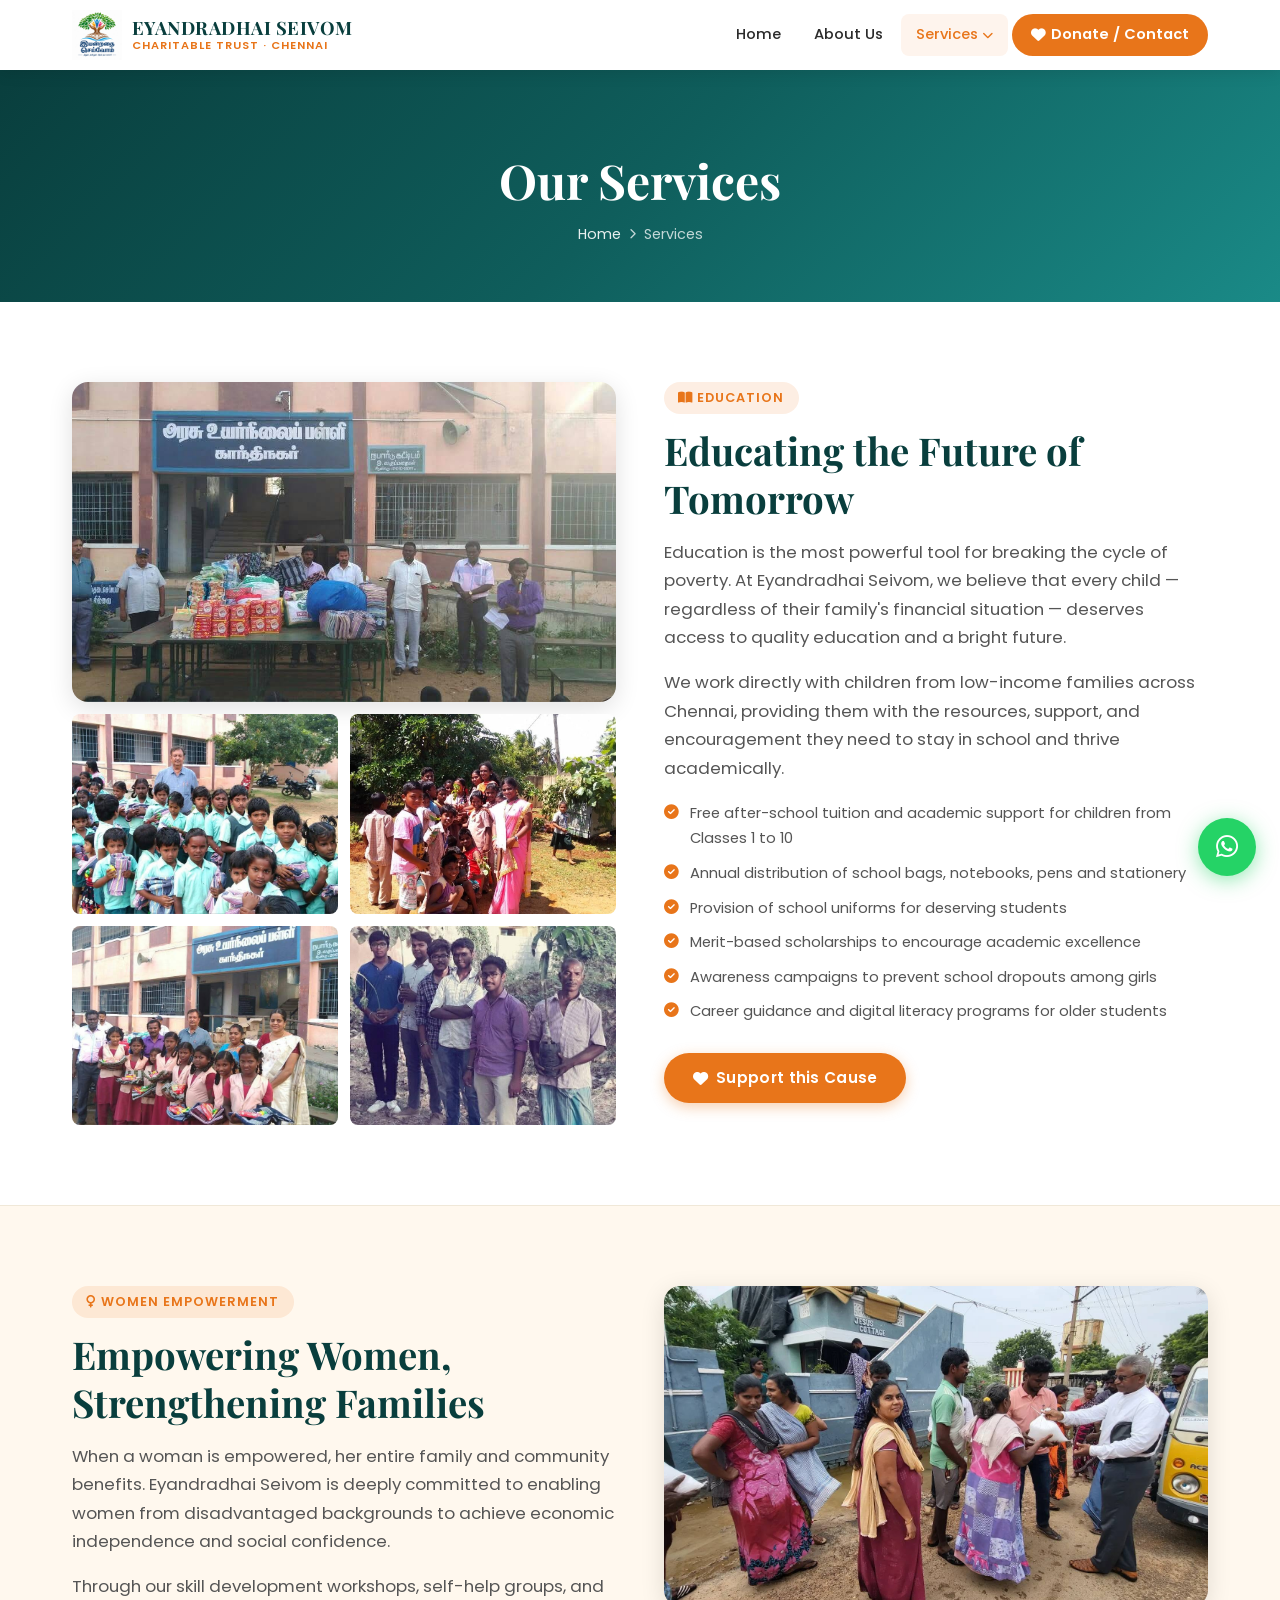
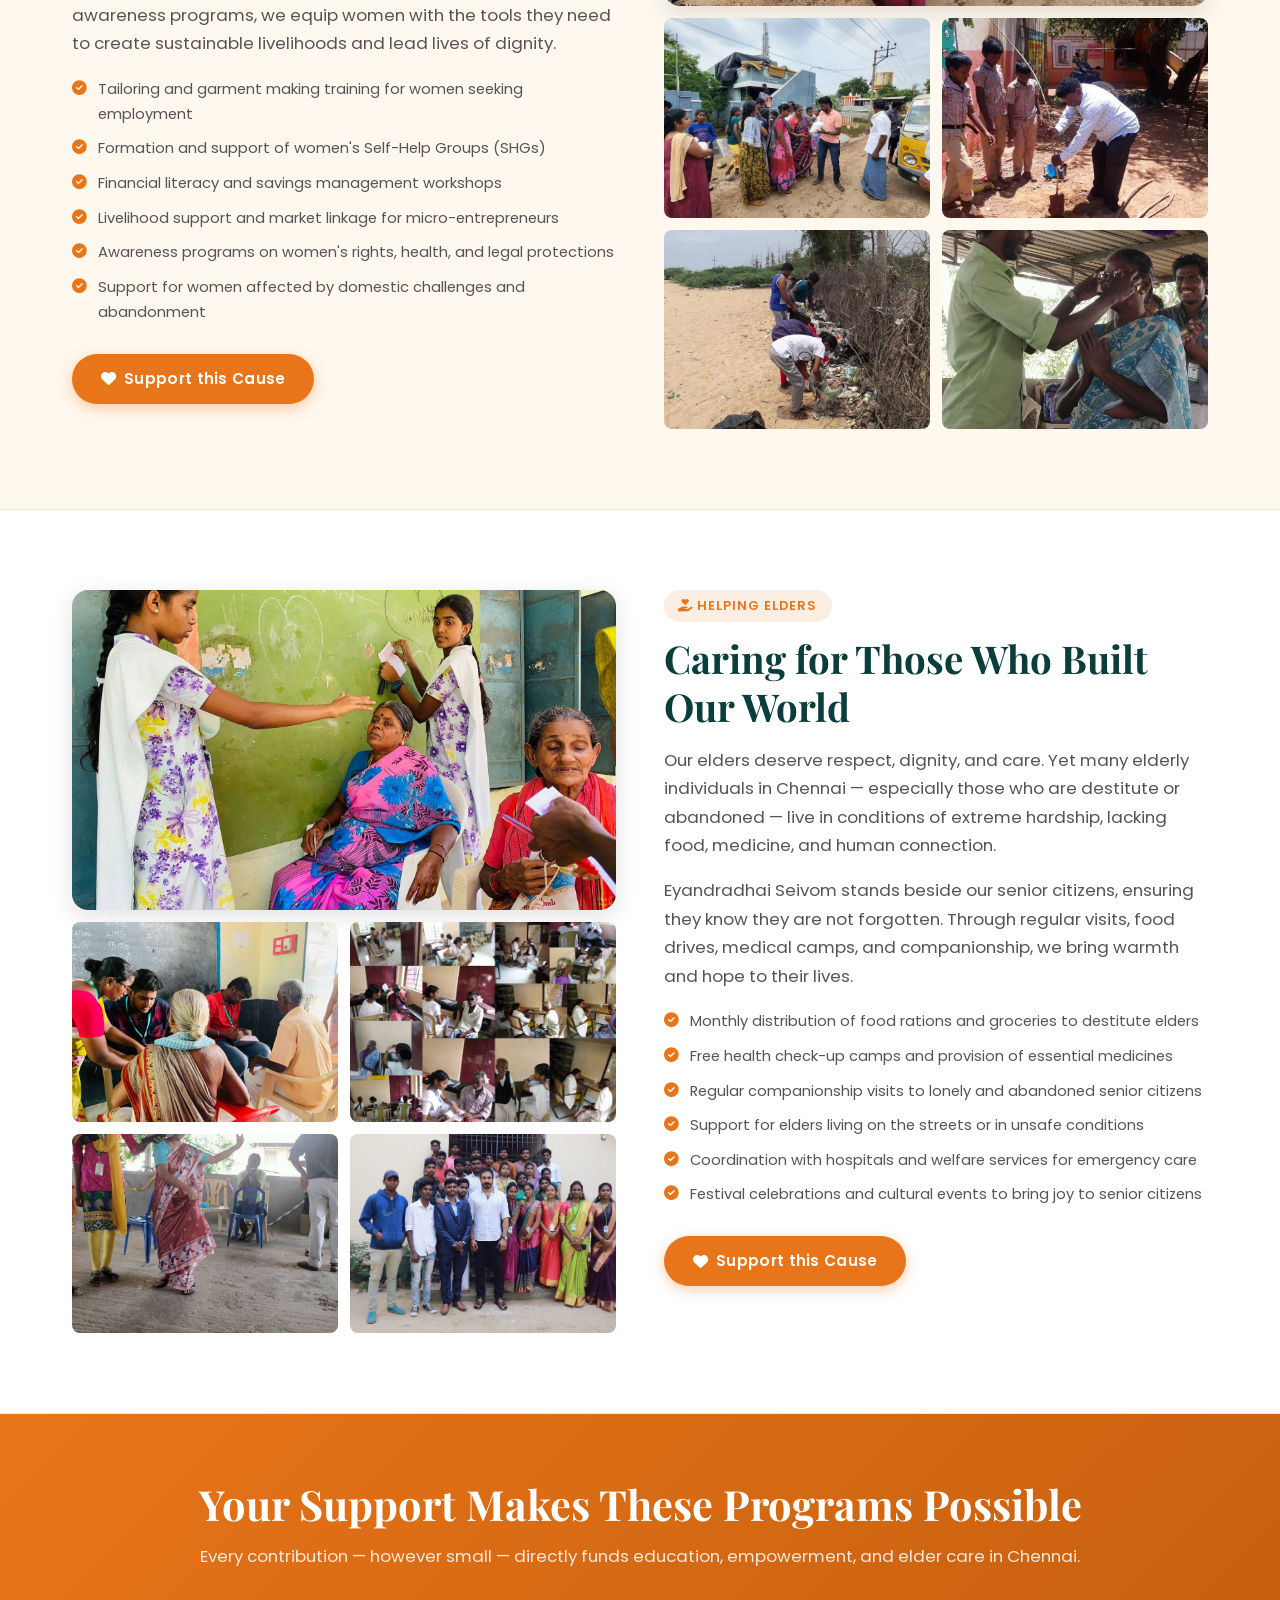
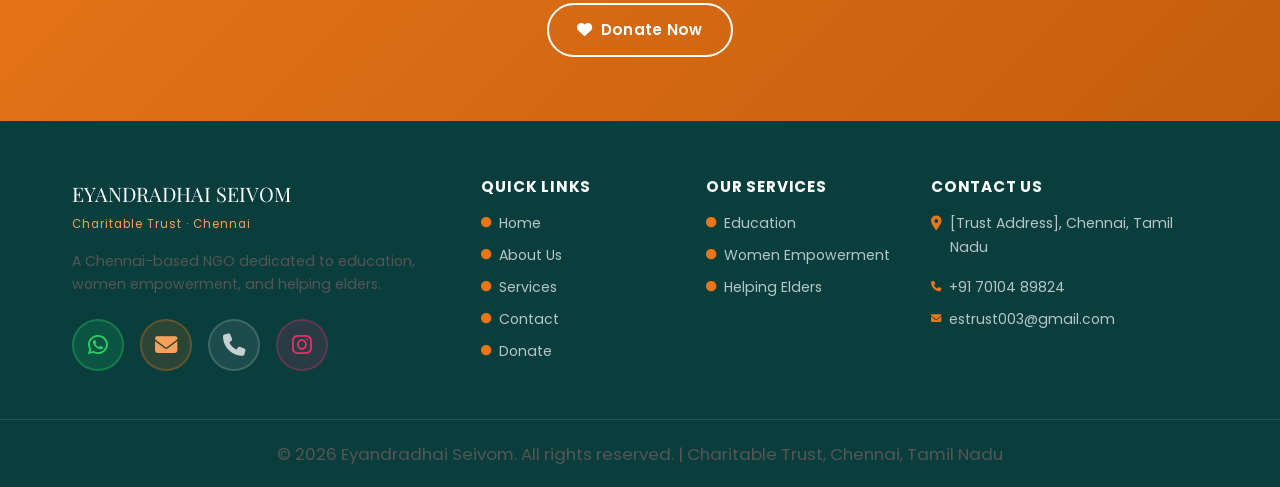
<file: services.html>
﻿<!DOCTYPE html>
<html lang="en">
<head>
  <meta charset="UTF-8">
  <meta name="viewport" content="width=device-width, initial-scale=1.0">
  <title>Services – Eyandradhai Seivom | Education, Women Empowerment, Elder Care in Chennai</title>
  <meta name="description" content="Eyandradhai Seivom's services in Chennai: free education for children, women skill training and empowerment, and elder care programs across Tamil Nadu.">
  <meta property="og:title" content="Services – Eyandradhai Seivom NGO Chennai">
  <meta property="og:description" content="Education, Women Empowerment and Helping Elders – the three pillars of our NGO in Chennai, Tamil Nadu.">
  <meta property="og:type" content="website">
  <meta property="og:image" content="images/education-1.jpg">
  <link rel="icon" href="images/favicon.ico" type="image/x-icon">
  <link rel="preconnect" href="https://fonts.googleapis.com">
  <link rel="preconnect" href="https://fonts.gstatic.com" crossorigin>
  <link href="https://fonts.googleapis.com/css2?family=Playfair+Display:wght@400;700&family=Poppins:wght@300;400;500;600;700&display=swap" rel="stylesheet">
  <link rel="stylesheet" href="https://cdnjs.cloudflare.com/ajax/libs/font-awesome/6.5.0/css/all.min.css">
  <link rel="stylesheet" href="css/style.css">
</head>
<body>

<!-- ═══════════════ HEADER ═══════════════ -->
<header id="header" role="banner">
  <div class="container">
    <nav class="nav-inner" aria-label="Main navigation">
      <a href="index.html" class="nav-logo" aria-label="Eyandradhai Seivom Home"><img src="images/logo.jpg" alt="Eyandradhai Seivom Logo" class="nav-logo-img"><div class="nav-logo-text"><span class="logo-main">EYANDRADHAI SEIVOM</span><span class="logo-sub">Charitable Trust · Chennai</span></div></a>
      <ul class="nav-links" role="list">
        <li><a href="index.html">Home</a></li>
        <li><a href="about.html">About Us</a></li>
        <li class="dropdown">
          <a href="services.html" class="active" aria-haspopup="true">Services <i class="fa-solid fa-chevron-down fa-xs"></i></a>
          <ul class="dropdown-menu" role="list">
            <li><a href="services.html#education"><i class="fa-solid fa-book-open"></i> Education</a></li>
            <li><a href="services.html#women-empowerment"><i class="fa-solid fa-venus"></i> Women Empowerment</a></li>
            <li><a href="services.html#helping-elders"><i class="fa-solid fa-hand-holding-heart"></i> Helping Elders</a></li>
          </ul>
        </li>
        <li><a href="contact.html" class="nav-cta"><i class="fa-solid fa-heart"></i> Donate / Contact</a></li>
      </ul>
      <button class="hamburger" aria-label="Toggle mobile menu" aria-expanded="false">
        <span></span><span></span><span></span>
      </button>
    </nav>
    <nav class="mobile-menu" aria-label="Mobile navigation">
      <a href="index.html"><i class="fa-solid fa-house"></i> Home</a>
      <a href="about.html"><i class="fa-solid fa-users"></i> About Us</a>
      <a href="services.html" class="active"><i class="fa-solid fa-hands-helping"></i> Services</a>
      <div class="mobile-sub">
        <a href="services.html#education"><i class="fa-solid fa-book-open"></i> Education</a>
        <a href="services.html#women-empowerment"><i class="fa-solid fa-venus"></i> Women Empowerment</a>
        <a href="services.html#helping-elders"><i class="fa-solid fa-hand-holding-heart"></i> Helping Elders</a>
      </div>
      <a href="contact.html" class="nav-cta"><i class="fa-solid fa-heart"></i> Donate / Contact</a>
    </nav>
  </div>
</header>

<main id="main-content">

<!-- ═══════════════ PAGE BANNER ═══════════════ -->
<section class="page-banner" aria-label="Page header">
  <div class="container">
    <h1>Our Services</h1>
    <nav class="breadcrumb" aria-label="Breadcrumb">
      <a href="index.html">Home</a>
      <i class="fa-solid fa-chevron-right fa-xs" aria-hidden="true"></i>
      <span aria-current="page">Services</span>
    </nav>
  </div>
</section>

<!-- ═══════════════ EDUCATION SECTION ═══════════════ -->
<section id="education" class="service-section" aria-labelledby="education-heading">
  <div class="container">
    <div class="service-layout">
      <!-- Main Image -->
      <div class="reveal">
        <!-- TODO: Replace with real education program photo -->
        <img src="images/education-1.jpg" alt="Children studying together at an Eyandradhai Seivom education program in Chennai" class="service-img-main" loading="lazy">
        <!-- Sub photo grid -->
        <div class="service-photo-grid" style="margin-top:0.75rem;">
          <!-- TODO: Replace with real education activity photos -->
          <img src="images/education-2.jpg" alt="Children receiving school uniforms from NGO volunteers" loading="lazy">
          <img src="images/education-3.jpg" alt="Students getting school supply kit distribution" loading="lazy">
          <img src="images/education-4.jpg" alt="Free tuition class for underprivileged children in Chennai" loading="lazy">
          <img src="images/gal-9.jpg" alt="Children learning and playing at community centre" loading="lazy">
        </div>
      </div>
      <!-- Text -->
      <div class="service-text reveal reveal-delay-1">
        <div class="service-tag"><i class="fa-solid fa-book-open"></i> Education</div>
        <h2 id="education-heading">Educating the Future of Tomorrow</h2>
        <p>Education is the most powerful tool for breaking the cycle of poverty. At Eyandradhai Seivom, we believe that every child — regardless of their family's financial situation — deserves access to quality education and a bright future.</p>
        <p>We work directly with children from low-income families across Chennai, providing them with the resources, support, and encouragement they need to stay in school and thrive academically.</p>
        <ul class="service-activities">
          <li><i class="fa-solid fa-check-circle"></i> Free after-school tuition and academic support for children from Classes 1 to 10</li>
          <li><i class="fa-solid fa-check-circle"></i> Annual distribution of school bags, notebooks, pens and stationery</li>
          <li><i class="fa-solid fa-check-circle"></i> Provision of school uniforms for deserving students</li>
          <li><i class="fa-solid fa-check-circle"></i> Merit-based scholarships to encourage academic excellence</li>
          <li><i class="fa-solid fa-check-circle"></i> Awareness campaigns to prevent school dropouts among girls</li>
          <li><i class="fa-solid fa-check-circle"></i> Career guidance and digital literacy programs for older students</li>
        </ul>
        <a href="donate-education.html" class="btn btn-primary"><i class="fa-solid fa-heart"></i> Support this Cause</a>
      </div>
    </div>
  </div>
</section>

<!-- ═══════════════ WOMEN EMPOWERMENT SECTION ═══════════════ -->
<section id="women-empowerment" class="service-section" aria-labelledby="women-heading">
  <div class="container">
    <div class="service-layout reverse">
      <!-- Text -->
      <div class="service-text reveal">
        <div class="service-tag"><i class="fa-solid fa-venus"></i> Women Empowerment</div>
        <h2 id="women-heading">Empowering Women, Strengthening Families</h2>
        <p>When a woman is empowered, her entire family and community benefits. Eyandradhai Seivom is deeply committed to enabling women from disadvantaged backgrounds to achieve economic independence and social confidence.</p>
        <p>Through our skill development workshops, self-help groups, and awareness programs, we equip women with the tools they need to create sustainable livelihoods and lead lives of dignity.</p>
        <ul class="service-activities">
          <li><i class="fa-solid fa-check-circle"></i> Tailoring and garment making training for women seeking employment</li>
          <li><i class="fa-solid fa-check-circle"></i> Formation and support of women's Self-Help Groups (SHGs)</li>
          <li><i class="fa-solid fa-check-circle"></i> Financial literacy and savings management workshops</li>
          <li><i class="fa-solid fa-check-circle"></i> Livelihood support and market linkage for micro-entrepreneurs</li>
          <li><i class="fa-solid fa-check-circle"></i> Awareness programs on women's rights, health, and legal protections</li>
          <li><i class="fa-solid fa-check-circle"></i> Support for women affected by domestic challenges and abandonment</li>
        </ul>
        <a href="donate-women.html" class="btn btn-primary"><i class="fa-solid fa-heart"></i> Support this Cause</a>
      </div>
      <!-- Images -->
      <div class="reveal reveal-delay-1">
        <!-- TODO: Replace with real women empowerment program photos -->
        <img src="images/women-1.jpg" alt="Women participating in tailoring skill training at Eyandradhai Seivom" class="service-img-main" loading="lazy">
        <div class="service-photo-grid" style="margin-top:0.75rem;">
          <img src="images/women-2.jpg" alt="Women self-help group financial literacy session" loading="lazy">
          <img src="images/women-3.jpg" alt="Women SHG meeting in Tamil Nadu village" loading="lazy">
          <img src="images/women-4.jpg" alt="Women empowerment awareness rally in Chennai" loading="lazy">
          <img src="images/gal-8.jpg" alt="Women discussing microfinance and savings" loading="lazy">
        </div>
      </div>
    </div>
  </div>
</section>

<!-- ═══════════════ HELPING ELDERS SECTION ═══════════════ -->
<section id="helping-elders" class="service-section" aria-labelledby="elders-heading">
  <div class="container">
    <div class="service-layout">
      <!-- Images -->
      <div class="reveal">
        <!-- TODO: Replace with real elder care program photos -->
        <img src="images/elders-1.jpg" alt="NGO volunteers serving a warm meal to elderly people at community centre in Chennai" class="service-img-main" loading="lazy">
        <div class="service-photo-grid" style="margin-top:0.75rem;">
          <img src="images/elders-2.jpg" alt="Volunteers caring for elderly people at free elder care camp" loading="lazy">
          <img src="images/elders-3.jpg" alt="Food package distribution to destitute elders in Chennai" loading="lazy">
          <img src="images/elders-4.jpg" alt="Free health checkup camp for senior citizens in Tamil Nadu" loading="lazy">
          <img src="images/gal-11.jpg" alt="Elder receiving medical attention at NGO health camp" loading="lazy">
        </div>
      </div>
      <!-- Text -->
      <div class="service-text reveal reveal-delay-1">
        <div class="service-tag"><i class="fa-solid fa-hand-holding-heart"></i> Helping Elders</div>
        <h2 id="elders-heading">Caring for Those Who Built Our World</h2>
        <p>Our elders deserve respect, dignity, and care. Yet many elderly individuals in Chennai — especially those who are destitute or abandoned — live in conditions of extreme hardship, lacking food, medicine, and human connection.</p>
        <p>Eyandradhai Seivom stands beside our senior citizens, ensuring they know they are not forgotten. Through regular visits, food drives, medical camps, and companionship, we bring warmth and hope to their lives.</p>
        <ul class="service-activities">
          <li><i class="fa-solid fa-check-circle"></i> Monthly distribution of food rations and groceries to destitute elders</li>
          <li><i class="fa-solid fa-check-circle"></i> Free health check-up camps and provision of essential medicines</li>
          <li><i class="fa-solid fa-check-circle"></i> Regular companionship visits to lonely and abandoned senior citizens</li>
          <li><i class="fa-solid fa-check-circle"></i> Support for elders living on the streets or in unsafe conditions</li>
          <li><i class="fa-solid fa-check-circle"></i> Coordination with hospitals and welfare services for emergency care</li>
          <li><i class="fa-solid fa-check-circle"></i> Festival celebrations and cultural events to bring joy to senior citizens</li>
        </ul>
        <a href="donate-elders.html" class="btn btn-primary"><i class="fa-solid fa-heart"></i> Support this Cause</a>
      </div>
    </div>
  </div>
</section>

<!-- ═══════════════ CTA BANNER ═══════════════ -->
<section class="cta-banner">
  <div class="container">
    <h2>Your Support Makes These Programs Possible</h2>
    <p>Every contribution — however small — directly funds education, empowerment, and elder care in Chennai.</p>
    <a href="contact.html#donate" class="btn btn-outline"><i class="fa-solid fa-heart"></i> Donate Now</a>
  </div>
</section>

</main>

<!-- ═══════════════ FOOTER ═══════════════ -->
<footer class="footer" role="contentinfo">
  <div class="container">
    <div class="footer-grid">
      <div class="footer-brand">
        <div class="logo-main">EYANDRADHAI SEIVOM</div>
        <div class="logo-sub">Charitable Trust · Chennai</div>
        <p>A Chennai-based NGO dedicated to education, women empowerment, and helping elders.</p>
        <div class="footer-contact-icons" style="margin-top:1.5rem;">
          <a href="https://wa.me/917010489824?text=Hello%20Eyandradhai%20Seivom%2C%20I%20would%20like%20to%20know%20more."
             class="footer-icon-link whatsapp" target="_blank" rel="noopener noreferrer"
             aria-label="Chat on WhatsApp with Eyandradhai Seivom">
            <i class="fa-brands fa-whatsapp"></i>
          </a>
          <a href="mailto:estrust003@gmail.com" class="footer-icon-link email" aria-label="Send email to Eyandradhai Seivom">
            <i class="fa-solid fa-envelope"></i>
          </a>
          <a href="tel:+917010489824" class="footer-icon-link phone" aria-label="Call Eyandradhai Seivom">
            <i class="fa-solid fa-phone"></i>
          </a><a href="https://www.instagram.com/eyandrathaiseivom_official/" class="footer-icon-link instagram" target="_blank" rel="noopener noreferrer" aria-label="Follow on Instagram"><i class="fa-brands fa-instagram"></i></a>
        </div>
      </div>
      <div>
        <h4>Quick Links</h4>
        <ul class="footer-links">
          <li><a href="index.html"><i class="fa-solid fa-circle fa-xs"></i> Home</a></li>
          <li><a href="about.html"><i class="fa-solid fa-circle fa-xs"></i> About Us</a></li>
          <li><a href="services.html"><i class="fa-solid fa-circle fa-xs"></i> Services</a></li>
          <li><a href="contact.html"><i class="fa-solid fa-circle fa-xs"></i> Contact</a></li>
          <li><a href="contact.html#donate"><i class="fa-solid fa-circle fa-xs"></i> Donate</a></li>
        </ul>
      </div>
      <div>
        <h4>Our Services</h4>
        <ul class="footer-links">
          <li><a href="services.html#education"><i class="fa-solid fa-circle fa-xs"></i> Education</a></li>
          <li><a href="services.html#women-empowerment"><i class="fa-solid fa-circle fa-xs"></i> Women Empowerment</a></li>
          <li><a href="services.html#helping-elders"><i class="fa-solid fa-circle fa-xs"></i> Helping Elders</a></li>
        </ul>
      </div>
      <div>
        <h4>Contact Us</h4>
        <ul class="footer-links">
          <li style="color:rgba(255,255,255,0.7);font-size:0.88rem;display:flex;gap:0.5rem;align-items:flex-start;">
            <i class="fa-solid fa-location-dot" style="color:var(--saffron);margin-top:4px;flex-shrink:0;"></i>
            <span>[Trust Address], Chennai, Tamil Nadu</span>
          </li>
          <li style="margin-top:0.5rem;">
            <a href="tel:+917010489824" style="color:rgba(255,255,255,0.7);font-size:0.88rem;display:flex;gap:0.5rem;align-items:center;">
              <i class="fa-solid fa-phone" style="color:var(--saffron);"></i> +91 70104 89824
            </a>
          </li>
          <li>
            <a href="mailto:estrust003@gmail.com" style="color:rgba(255,255,255,0.7);font-size:0.88rem;display:flex;gap:0.5rem;align-items:center;">
              <i class="fa-solid fa-envelope" style="color:var(--saffron);"></i> estrust003@gmail.com
            </a>
          </li>
        </ul>
      </div>
    </div>
  </div>
  <div class="footer-bottom">
    <p>© 2026 Eyandradhai Seivom. All rights reserved. | Charitable Trust, Chennai, Tamil Nadu</p>
  </div>
</footer>

<a href="https://wa.me/917010489824?text=Hello%20Eyandradhai%20Seivom%2C%20I%20would%20like%20to%20know%20more."
   class="fab-whatsapp" target="_blank" rel="noopener noreferrer"
   aria-label="Chat with us on WhatsApp">
  <i class="fa-brands fa-whatsapp"></i>
</a>
<button class="back-top" aria-label="Back to top"><i class="fa-solid fa-arrow-up"></i></button>

<script src="js/main.js"></script>
</body>
</html>
</file>
<file: css/style.css>
/* =========================================================
   EYANDRADHAI SEIVOM – Main Stylesheet
   Mobile-first | Poppins + Playfair Display | Pure CSS3
   ========================================================= */

/* ── CSS Variables ──────────────────────────────────────── */
:root {
  --saffron:       #E8751A;
  --saffron-dark:  #c45e0d;
  --saffron-light: #f9a05a;
  --teal:          #0F5E5C;
  --teal-dark:     #093e3d;
  --teal-light:    #1a8a87;
  --cream:         #FFF8EE;
  --cream-dark:    #f0e8d8;
  --text-dark:     #2B2B2B;
  --text-mid:      #555555;
  --text-light:    #888888;
  --white:         #ffffff;
  --shadow-sm:     0 2px 8px rgba(0,0,0,0.08);
  --shadow-md:     0 6px 24px rgba(0,0,0,0.12);
  --shadow-lg:     0 12px 40px rgba(0,0,0,0.18);
  --radius-sm:     8px;
  --radius-md:     16px;
  --radius-lg:     24px;
  --transition:    0.3s ease;
  --font-body:     'Poppins', sans-serif;
  --font-heading:  'Playfair Display', serif;
  --max-w:         1200px;
}

/* ── Reset & Base ──────────────────────────────────────── */
*, *::before, *::after { box-sizing: border-box; margin: 0; padding: 0; }
html { scroll-behavior: smooth; font-size: 16px; }
body {
  font-family: var(--font-body);
  color: var(--text-dark);
  background: var(--cream);
  line-height: 1.7;
  overflow-x: hidden;
}
img { max-width: 100%; display: block; object-fit: cover; }
a { text-decoration: none; color: inherit; }
ul { list-style: none; }
button { cursor: pointer; border: none; background: none; font-family: inherit; }

/* ── Typography ─────────────────────────────────────────── */
h1, h2, h3, h4, h5 { font-family: var(--font-heading); line-height: 1.25; color: var(--teal-dark); }
h1 { font-size: clamp(1.8rem, 5vw, 3.2rem); }
h2 { font-size: clamp(1.5rem, 3.5vw, 2.4rem); }
h3 { font-size: clamp(1.2rem, 2.5vw, 1.6rem); }
p  { font-size: clamp(0.9rem, 1.5vw, 1.05rem); color: var(--text-mid); }

/* ── Utility Classes ────────────────────────────────────── */
.container { max-width: var(--max-w); margin: 0 auto; padding: 0 1.2rem; }
.section-pad { padding: 4rem 0; }
.section-pad-lg { padding: 6rem 0; }
.text-center { text-align: center; }
.section-title { font-family: var(--font-heading); font-size: clamp(1.6rem, 3vw, 2.4rem); color: var(--teal-dark); margin-bottom: 0.5rem; }
.section-subtitle { font-size: 1rem; color: var(--text-light); margin-bottom: 2.5rem; }
.section-title-wrap { margin-bottom: 3rem; }
.section-title-wrap .divider { width: 60px; height: 4px; background: var(--saffron); border-radius: 2px; margin: 0.75rem auto 0.5rem; }
.text-center .divider { margin-left: auto; margin-right: auto; }

/* ── Buttons ────────────────────────────────────────────── */
.btn { display: inline-flex; align-items: center; gap: 0.5rem; padding: 0.75rem 1.8rem; border-radius: 50px; font-weight: 600; font-size: 0.95rem; transition: var(--transition); letter-spacing: 0.3px; }
.btn-primary { background: var(--saffron); color: var(--white); box-shadow: 0 4px 14px rgba(232,117,26,0.35); }
.btn-primary:hover { background: var(--saffron-dark); transform: translateY(-2px); box-shadow: 0 6px 20px rgba(232,117,26,0.45); }
.btn-outline { border: 2px solid var(--white); color: var(--white); }
.btn-outline:hover { background: var(--white); color: var(--teal-dark); }
.btn-teal { background: var(--teal); color: var(--white); box-shadow: 0 4px 14px rgba(15,94,92,0.3); }
.btn-teal:hover { background: var(--teal-dark); transform: translateY(-2px); }
.btn-sm { padding: 0.55rem 1.3rem; font-size: 0.85rem; }

/* ═══════════════════════════════════════════════════════════
   HEADER / NAV
═══════════════════════════════════════════════════════════ */
#header { position: sticky; top: 0; z-index: 1000; background: var(--white); box-shadow: 0 2px 16px rgba(0,0,0,0.1); transition: var(--transition); }
.nav-inner { display: flex; align-items: center; justify-content: space-between; height: 70px; gap: 1rem; }
.nav-logo { display: flex; flex-direction: row; align-items: center; gap: 0.6rem; line-height: 1; text-decoration: none; }
.nav-logo .logo-main { font-family: var(--font-heading); font-size: 1.15rem; font-weight: 700; color: var(--teal-dark); letter-spacing: 0.5px; }
.nav-logo .logo-sub { font-size: 0.7rem; color: var(--saffron); font-weight: 600; letter-spacing: 1px; text-transform: uppercase; }
/* TODO: Add Tamil name here when available */

.nav-links { display: none; align-items: center; gap: 0.25rem; }
@media (min-width: 900px) { .nav-links { display: flex; } }
.nav-links li { position: relative; }
.nav-links a { display: flex; align-items: center; gap: 0.3rem; padding: 0.5rem 0.9rem; border-radius: var(--radius-sm); font-size: 0.92rem; font-weight: 500; color: var(--text-dark); transition: var(--transition); white-space: nowrap; }
.nav-links a:hover, .nav-links a.active { color: var(--saffron); background: rgba(232,117,26,0.08); }
.nav-links a.nav-cta { background: var(--saffron); color: var(--white); padding: 0.5rem 1.2rem; border-radius: 50px; font-weight: 600; }
.nav-links a.nav-cta:hover { background: var(--saffron-dark); color: var(--white); }

.dropdown { position: relative; }
.dropdown-menu { display: none; position: absolute; top: calc(100% + 8px); left: 0; background: var(--white); min-width: 220px; border-radius: var(--radius-md); box-shadow: var(--shadow-md); padding: 0.5rem; z-index: 200; }
.dropdown:hover .dropdown-menu, .dropdown:focus-within .dropdown-menu { display: block; }
.dropdown-menu a { border-radius: var(--radius-sm); padding: 0.65rem 1rem; display: flex; align-items: center; gap: 0.6rem; color: var(--text-dark); font-size: 0.9rem; }
.dropdown-menu a i { color: var(--saffron); width: 18px; }
.dropdown-menu a:hover { background: var(--cream); color: var(--teal); }

.hamburger { display: flex; flex-direction: column; gap: 5px; padding: 8px; background: none; border-radius: 8px; cursor: pointer; transition: var(--transition); }
.hamburger span { width: 24px; height: 2.5px; background: var(--teal-dark); border-radius: 2px; transition: var(--transition); transform-origin: center; }
.hamburger.open span:nth-child(1) { transform: rotate(45deg) translate(5px, 5px); }
.hamburger.open span:nth-child(2) { opacity: 0; transform: scaleX(0); }
.hamburger.open span:nth-child(3) { transform: rotate(-45deg) translate(5px, -5px); }
@media (min-width: 900px) { .hamburger { display: none; } }

.mobile-menu { display: none; flex-direction: column; background: var(--white); border-top: 1px solid var(--cream-dark); padding: 1rem; gap: 0.25rem; }
.mobile-menu.open { display: flex; }
@media (min-width: 900px) { .mobile-menu { display: none !important; } }
.mobile-menu a { padding: 0.75rem 1rem; border-radius: var(--radius-sm); font-weight: 500; font-size: 0.95rem; color: var(--text-dark); transition: var(--transition); display: flex; align-items: center; gap: 0.5rem; }
.mobile-menu a:hover { background: var(--cream); color: var(--saffron); }
.mobile-menu a.active { color: var(--saffron); background: rgba(232,117,26,0.08); }
.mobile-menu a.nav-cta { background: var(--saffron); color: var(--white); border-radius: 50px; justify-content: center; margin-top: 0.5rem; }
.mobile-menu a.nav-cta:hover { background: var(--saffron-dark); }
.mobile-sub { padding-left: 1.5rem; display: flex; flex-direction: column; gap: 0.15rem; }
.mobile-sub a { font-size: 0.88rem; color: var(--text-mid); padding: 0.5rem 1rem; }

/* ═══════════════════════════════════════════════════════════
   PAGE BANNER
═══════════════════════════════════════════════════════════ */
.page-banner { background: linear-gradient(135deg, var(--teal-dark) 0%, var(--teal) 50%, var(--teal-light) 100%); padding: 5rem 0 3.5rem; text-align: center; position: relative; overflow: hidden; }
.page-banner h1 { color: var(--white); font-size: clamp(1.8rem, 4vw, 3rem); position: relative; }
.page-banner .breadcrumb { display: flex; align-items: center; justify-content: center; gap: 0.5rem; margin-top: 0.75rem; font-size: 0.9rem; color: rgba(255,255,255,0.75); position: relative; }
.page-banner .breadcrumb a { color: rgba(255,255,255,0.9); }
.page-banner .breadcrumb a:hover { color: var(--saffron-light); }

/* ═══════════════════════════════════════════════════════════
   HERO SECTION
═══════════════════════════════════════════════════════════ */
.hero { position: relative; min-height: 100svh; display: flex; align-items: center; justify-content: center; overflow: hidden; background: var(--teal-dark); }
.hero-bg { position: absolute; inset: 0; width: 100%; height: 100%; object-fit: cover; z-index: 0; }
.hero-overlay { position: absolute; inset: 0; background: linear-gradient(to bottom, rgba(9,62,61,0.72) 0%, rgba(9,62,61,0.82) 50%, rgba(9,62,61,0.92) 100%); z-index: 1; }
.hero-content { position: relative; z-index: 2; text-align: center; color: var(--white); padding: 2rem 1.2rem; max-width: 800px; }
.hero-badge { display: inline-block; background: rgba(232,117,26,0.2); border: 1px solid rgba(232,117,26,0.5); color: var(--saffron-light); padding: 0.4rem 1.2rem; border-radius: 50px; font-size: 0.82rem; font-weight: 600; letter-spacing: 1.5px; text-transform: uppercase; margin-bottom: 1.2rem; }
.hero-content h1 { color: var(--white); font-size: clamp(2rem, 6vw, 4rem); line-height: 1.15; margin-bottom: 1rem; text-shadow: 0 2px 16px rgba(0,0,0,0.3); }
.hero-content h1 span { color: var(--saffron-light); }
.hero-tagline { font-size: clamp(1rem, 2.5vw, 1.35rem); color: rgba(255,255,255,0.88); margin-bottom: 2.2rem; font-weight: 300; letter-spacing: 0.5px; }
.hero-btns { display: flex; flex-wrap: wrap; gap: 1rem; justify-content: center; }
.hero-scroll { position: absolute; bottom: 2rem; left: 50%; transform: translateX(-50%); z-index: 2; display: flex; flex-direction: column; align-items: center; gap: 0.3rem; color: rgba(255,255,255,0.6); font-size: 0.75rem; animation: bounce 2s infinite; }
@keyframes bounce { 0%, 100% { transform: translateX(-50%) translateY(0); } 50% { transform: translateX(-50%) translateY(8px); } }

/* ═══════════════════════════════════════════════════════════
   INTRO SECTION
═══════════════════════════════════════════════════════════ */
.intro-grid { display: grid; grid-template-columns: 1fr; gap: 2.5rem; align-items: center; }
@media (min-width: 768px) { .intro-grid { grid-template-columns: 1fr 1fr; } }
.intro-img-wrap { position: relative; border-radius: var(--radius-lg); overflow: hidden; box-shadow: var(--shadow-lg); }
.intro-img-wrap img { width: 100%; height: 380px; object-fit: cover; }
.intro-img-badge { position: absolute; bottom: 1.5rem; left: 1.5rem; background: var(--saffron); color: var(--white); padding: 0.6rem 1.2rem; border-radius: 50px; font-size: 0.85rem; font-weight: 600; }
.intro-text .section-title { text-align: left; }
.intro-text .divider { margin-left: 0; }
.intro-text p { margin-bottom: 1rem; }
.intro-values { display: flex; flex-wrap: wrap; gap: 0.5rem; margin-top: 1.5rem; }
.tag { background: rgba(15,94,92,0.1); color: var(--teal); border: 1px solid rgba(15,94,92,0.2); padding: 0.35rem 0.9rem; border-radius: 50px; font-size: 0.82rem; font-weight: 500; }

/* ═══════════════════════════════════════════════════════════
   IMPACT STRIP
═══════════════════════════════════════════════════════════ */
.impact-strip { background: linear-gradient(135deg, var(--teal-dark), var(--teal)); padding: 3.5rem 0; }
.impact-grid { display: grid; grid-template-columns: repeat(2, 1fr); gap: 2rem; }
@media (min-width: 768px) { .impact-grid { grid-template-columns: repeat(4, 1fr); } }
.impact-item { text-align: center; }
.impact-item .icon-wrap { width: 56px; height: 56px; border-radius: 50%; background: rgba(255,255,255,0.12); display: flex; align-items: center; justify-content: center; margin: 0 auto 1rem; font-size: 1.4rem; color: var(--saffron-light); }
.impact-number { font-family: var(--font-heading); font-size: 2.4rem; font-weight: 700; color: var(--white); line-height: 1; }
.impact-label { font-size: 0.88rem; color: rgba(255,255,255,0.75); margin-top: 0.35rem; }

/* ═══════════════════════════════════════════════════════════
   SERVICE CARDS
═══════════════════════════════════════════════════════════ */
.cards-grid { display: grid; grid-template-columns: 1fr; gap: 1.8rem; }
@media (min-width: 600px) { .cards-grid { grid-template-columns: repeat(2, 1fr); } }
@media (min-width: 900px) { .cards-grid { grid-template-columns: repeat(3, 1fr); } }
.service-card { background: var(--white); border-radius: var(--radius-md); overflow: hidden; box-shadow: var(--shadow-sm); transition: var(--transition); display: flex; flex-direction: column; }
.service-card:hover { transform: translateY(-6px); box-shadow: var(--shadow-lg); }
.service-card-img { width: 100%; height: 200px; object-fit: cover; }
.service-card-body { padding: 1.5rem; flex: 1; display: flex; flex-direction: column; }
.service-card-icon { width: 48px; height: 48px; border-radius: 12px; background: linear-gradient(135deg, var(--saffron), var(--saffron-light)); display: flex; align-items: center; justify-content: center; font-size: 1.2rem; color: var(--white); margin-bottom: 1rem; }
.service-card h3 { margin-bottom: 0.6rem; }
.service-card p { font-size: 0.9rem; flex: 1; }
.service-card .learn-more { display: inline-flex; align-items: center; gap: 0.4rem; color: var(--saffron); font-weight: 600; font-size: 0.9rem; margin-top: 1.2rem; transition: var(--transition); }
.service-card .learn-more:hover { gap: 0.7rem; }

/* ═══════════════════════════════════════════════════════════
   GALLERY
═══════════════════════════════════════════════════════════ */
.gallery-grid { display: grid; grid-template-columns: repeat(2, 1fr); gap: 0.75rem; }
@media (min-width: 600px) { .gallery-grid { grid-template-columns: repeat(3, 1fr); } }
.gallery-item { position: relative; border-radius: var(--radius-sm); overflow: hidden; cursor: pointer; aspect-ratio: 4/3; }
.gallery-item img { width: 100%; height: 100%; object-fit: cover; transition: transform 0.4s ease; }
.gallery-item:hover img { transform: scale(1.08); }
.gallery-overlay { position: absolute; inset: 0; background: rgba(9,62,61,0.5); display: flex; align-items: center; justify-content: center; opacity: 0; transition: var(--transition); font-size: 1.5rem; color: var(--white); }
.gallery-item:hover .gallery-overlay { opacity: 1; }
.lightbox { display: none; position: fixed; inset: 0; background: rgba(0,0,0,0.92); z-index: 9999; align-items: center; justify-content: center; padding: 1rem; }
.lightbox.active { display: flex; }
.lightbox-img { max-width: 90vw; max-height: 85vh; border-radius: var(--radius-sm); box-shadow: 0 0 60px rgba(0,0,0,0.5); }
.lightbox-close { position: absolute; top: 1rem; right: 1.5rem; font-size: 2rem; color: var(--white); cursor: pointer; background: rgba(255,255,255,0.1); border: none; width: 44px; height: 44px; border-radius: 50%; display: flex; align-items: center; justify-content: center; transition: var(--transition); }
.lightbox-close:hover { background: var(--saffron); }
.lightbox-nav { position: absolute; top: 50%; transform: translateY(-50%); background: rgba(255,255,255,0.12); border: none; color: var(--white); width: 48px; height: 48px; border-radius: 50%; display: flex; align-items: center; justify-content: center; font-size: 1.2rem; cursor: pointer; transition: var(--transition); }
.lightbox-nav:hover { background: var(--saffron); }
.lightbox-prev { left: 1rem; }
.lightbox-next { right: 1rem; }

/* ═══════════════════════════════════════════════════════════
   CTA BANNER
═══════════════════════════════════════════════════════════ */
.cta-banner { background: linear-gradient(135deg, var(--saffron) 0%, var(--saffron-dark) 100%); padding: 4rem 0; text-align: center; }
.cta-banner h2 { color: var(--white); font-size: clamp(1.6rem, 3.5vw, 2.6rem); margin-bottom: 0.75rem; }
.cta-banner p { color: rgba(255,255,255,0.85); font-size: 1.05rem; margin-bottom: 2rem; }

/* ═══════════════════════════════════════════════════════════
   ABOUT PAGE
═══════════════════════════════════════════════════════════ */
.story-grid { display: grid; grid-template-columns: 1fr; gap: 3rem; align-items: center; }
@media (min-width: 768px) { .story-grid { grid-template-columns: 1fr 1fr; } }
.story-img { width: 100%; height: 380px; object-fit: cover; border-radius: var(--radius-lg); box-shadow: var(--shadow-lg); }
.timeline { position: relative; padding-left: 2rem; margin: 2rem 0; }
.timeline::before { content: ''; position: absolute; left: 8px; top: 0; bottom: 0; width: 2px; background: linear-gradient(to bottom, var(--saffron), var(--teal)); }
.timeline-item { position: relative; margin-bottom: 2rem; }
.timeline-dot { position: absolute; left: -2rem; top: 4px; width: 18px; height: 18px; border-radius: 50%; background: var(--saffron); border: 3px solid var(--cream); box-shadow: 0 0 0 2px var(--saffron); }
.timeline-year { font-size: 0.8rem; font-weight: 700; color: var(--saffron); letter-spacing: 1px; text-transform: uppercase; }
.timeline-item h4 { color: var(--teal-dark); margin: 0.2rem 0; }
.timeline-item p { font-size: 0.88rem; }
.vmv-grid { display: grid; grid-template-columns: 1fr; gap: 1.5rem; }
@media (min-width: 600px) { .vmv-grid { grid-template-columns: repeat(3, 1fr); } }
.vmv-card { background: var(--white); border-radius: var(--radius-md); padding: 2rem 1.5rem; text-align: center; box-shadow: var(--shadow-sm); transition: var(--transition); border-top: 4px solid var(--saffron); }
.vmv-card:nth-child(2) { border-top-color: var(--teal); }
.vmv-card:nth-child(3) { border-top-color: var(--saffron-light); }
.vmv-card:hover { transform: translateY(-4px); box-shadow: var(--shadow-md); }
.vmv-icon { width: 64px; height: 64px; border-radius: 50%; display: flex; align-items: center; justify-content: center; margin: 0 auto 1.2rem; font-size: 1.5rem; }
.vmv-card:nth-child(1) .vmv-icon { background: rgba(232,117,26,0.12); color: var(--saffron); }
.vmv-card:nth-child(2) .vmv-icon { background: rgba(15,94,92,0.12); color: var(--teal); }
.vmv-card:nth-child(3) .vmv-icon { background: rgba(249,160,90,0.15); color: var(--saffron-light); }
.vmv-card h3 { margin-bottom: 0.75rem; }
.team-grid { display: grid; grid-template-columns: repeat(2, 1fr); gap: 1.5rem; }
@media (min-width: 768px) { .team-grid { grid-template-columns: repeat(4, 1fr); } }
.team-card { background: var(--white); border-radius: var(--radius-md); padding: 1.5rem 1rem; text-align: center; box-shadow: var(--shadow-sm); transition: var(--transition); }
.team-card:hover { transform: translateY(-4px); box-shadow: var(--shadow-md); }
.team-photo { width: 90px; height: 90px; border-radius: 50%; object-fit: cover; margin: 0 auto 1rem; border: 3px solid var(--cream-dark); }
.team-card h4 { font-size: 1rem; color: var(--teal-dark); margin-bottom: 0.3rem; }
.team-card .role { font-size: 0.8rem; color: var(--saffron); font-weight: 600; margin-bottom: 0.5rem; }
.team-card p { font-size: 0.82rem; }
.reg-box { background: linear-gradient(135deg, var(--teal-dark), var(--teal)); border-radius: var(--radius-md); padding: 2.5rem; color: var(--white); }
.reg-box h3 { color: var(--white); margin-bottom: 1.5rem; }
.reg-grid { display: grid; grid-template-columns: 1fr; gap: 1rem; }
@media (min-width: 600px) { .reg-grid { grid-template-columns: repeat(3, 1fr); } }
.reg-item { text-align: center; }
.reg-item .label { font-size: 0.8rem; color: rgba(255,255,255,0.65); text-transform: uppercase; letter-spacing: 1px; margin-bottom: 0.3rem; }
.reg-item .value { font-size: 1.05rem; font-weight: 600; color: var(--saffron-light); }

/* ═══════════════════════════════════════════════════════════
   SERVICES PAGE
═══════════════════════════════════════════════════════════ */
.service-section { padding: 5rem 0; border-bottom: 1px solid var(--cream-dark); }
.service-section:last-of-type { border-bottom: none; }
.service-section:nth-child(even) { background: var(--white); }
.service-layout { display: grid; grid-template-columns: 1fr; gap: 3rem; align-items: start; }
@media (min-width: 768px) { .service-layout { grid-template-columns: 1fr 1fr; } .service-layout.reverse .service-text { order: -1; } }
.service-img-main { width: 100%; height: 320px; object-fit: cover; border-radius: var(--radius-md); box-shadow: var(--shadow-md); }
.service-tag { display: inline-block; background: rgba(232,117,26,0.12); color: var(--saffron); padding: 0.3rem 0.9rem; border-radius: 50px; font-size: 0.8rem; font-weight: 600; text-transform: uppercase; letter-spacing: 1px; margin-bottom: 0.75rem; }
.service-text h2 { margin-bottom: 1rem; }
.service-text p { margin-bottom: 1rem; }
.service-activities { margin: 1.2rem 0 1.8rem; display: flex; flex-direction: column; gap: 0.6rem; }
.service-activities li { display: flex; align-items: flex-start; gap: 0.7rem; font-size: 0.92rem; color: var(--text-mid); }
.service-activities li i { color: var(--saffron); margin-top: 4px; flex-shrink: 0; }
.service-photo-grid { display: grid; grid-template-columns: repeat(2, 1fr); gap: 0.75rem; margin-top: 1rem; }
.service-photo-grid img { width: 100%; aspect-ratio: 4/3; object-fit: cover; border-radius: var(--radius-sm); transition: transform 0.3s; }
.service-photo-grid img:hover { transform: scale(1.03); }

/* ═══════════════════════════════════════════════════════════
   CONTACT PAGE
═══════════════════════════════════════════════════════════ */
.contact-grid { display: grid; grid-template-columns: 1fr; gap: 2.5rem; }
@media (min-width: 768px) { .contact-grid { grid-template-columns: 1fr 1fr; } }
.contact-form-wrap { background: var(--white); border-radius: var(--radius-md); padding: 2rem; box-shadow: var(--shadow-sm); }
.contact-form-wrap h3 { margin-bottom: 1.5rem; }
.form-group { margin-bottom: 1.2rem; }
.form-group label { display: block; font-size: 0.88rem; font-weight: 600; color: var(--text-dark); margin-bottom: 0.4rem; }
.form-group input, .form-group textarea { width: 100%; padding: 0.75rem 1rem; border: 1.5px solid var(--cream-dark); border-radius: var(--radius-sm); font-family: var(--font-body); font-size: 0.92rem; color: var(--text-dark); background: var(--cream); transition: var(--transition); outline: none; }
.form-group input:focus, .form-group textarea:focus { border-color: var(--saffron); background: var(--white); box-shadow: 0 0 0 3px rgba(232,117,26,0.12); }
.form-group input.error, .form-group textarea.error { border-color: #e53e3e; }
.form-group .error-msg { font-size: 0.78rem; color: #e53e3e; margin-top: 0.3rem; display: none; }
.form-group.has-error .error-msg { display: block; }
.form-group textarea { resize: vertical; min-height: 120px; }
.contact-info-wrap { display: flex; flex-direction: column; gap: 1.5rem; }
.info-card { background: var(--white); border-radius: var(--radius-md); padding: 1.5rem; display: flex; align-items: flex-start; gap: 1rem; box-shadow: var(--shadow-sm); transition: var(--transition); }
.info-card:hover { transform: translateY(-2px); box-shadow: var(--shadow-md); }
.info-icon { width: 48px; height: 48px; border-radius: var(--radius-sm); background: linear-gradient(135deg, var(--saffron), var(--saffron-light)); display: flex; align-items: center; justify-content: center; font-size: 1.1rem; color: var(--white); flex-shrink: 0; }
.info-card h4 { color: var(--teal-dark); margin-bottom: 0.3rem; font-size: 1rem; }
.info-card p, .info-card a { font-size: 0.9rem; color: var(--text-mid); }
.info-card a:hover { color: var(--saffron); }
.map-wrap { border-radius: var(--radius-md); overflow: hidden; box-shadow: var(--shadow-sm); height: 250px; }
.map-wrap iframe { width: 100%; height: 100%; border: 0; }
.donate-section { background: var(--white); }
.donate-intro { max-width: 700px; margin: 0 auto 3rem; text-align: center; }
.donate-grid { display: grid; grid-template-columns: 1fr; gap: 2rem; }
@media (min-width: 768px) { .donate-grid { grid-template-columns: 1fr 1fr; } }
.bank-card { background: linear-gradient(135deg, var(--teal-dark), var(--teal)); border-radius: var(--radius-md); padding: 2rem; color: var(--white); }
.bank-card h3 { color: var(--white); margin-bottom: 1.5rem; display: flex; align-items: center; gap: 0.7rem; }
.bank-row { display: flex; justify-content: space-between; align-items: center; padding: 0.75rem 0; border-bottom: 1px solid rgba(255,255,255,0.12); gap: 1rem; }
.bank-row:last-child { border-bottom: none; }
.bank-row .blabel { font-size: 0.82rem; color: rgba(255,255,255,0.65); text-transform: uppercase; letter-spacing: 0.8px; }
.bank-row .bvalue { font-weight: 600; color: var(--saffron-light); text-align: right; word-break: break-all; }
.copy-btn { background: rgba(255,255,255,0.1); border: none; color: var(--white); padding: 0.25rem 0.6rem; border-radius: 4px; font-size: 0.75rem; cursor: pointer; transition: var(--transition); white-space: nowrap; }
.copy-btn:hover { background: var(--saffron); }
.qr-card { background: var(--cream); border-radius: var(--radius-md); padding: 2rem; text-align: center; display: flex; flex-direction: column; align-items: center; gap: 1rem; border: 2px dashed var(--cream-dark); }
.qr-card h3 { color: var(--teal-dark); }
/* TODO: Replace placeholder QR with actual UPI QR image */
.qr-placeholder { width: 180px; height: 180px; border-radius: var(--radius-sm); background: linear-gradient(135deg, var(--teal-dark), var(--teal)); display: flex; align-items: center; justify-content: center; color: var(--white); font-size: 3.5rem; }
.tax-note { background: rgba(15,94,92,0.08); border-left: 4px solid var(--teal); border-radius: 0 var(--radius-sm) var(--radius-sm) 0; padding: 1rem 1.2rem; font-size: 0.9rem; color: var(--teal-dark); margin-top: 2rem; }

/* ═══════════════════════════════════════════════════════════
   FOOTER
═══════════════════════════════════════════════════════════ */
.footer { background: var(--teal-dark); color: rgba(255,255,255,0.85); padding: 3.5rem 0 0; }
.footer-grid { display: grid; grid-template-columns: 1fr; gap: 2.5rem; }
@media (min-width: 600px) { .footer-grid { grid-template-columns: repeat(2, 1fr); } }
@media (min-width: 900px) { .footer-grid { grid-template-columns: 2fr 1fr 1fr 1.5fr; } }
.footer-brand .logo-main { font-family: var(--font-heading); font-size: 1.25rem; color: var(--white); margin-bottom: 0.25rem; }
.footer-brand .logo-sub { font-size: 0.72rem; color: var(--saffron-light); letter-spacing: 1px; }
.footer-brand p { font-size: 0.88rem; margin-top: 1rem; line-height: 1.6; }
.footer h4 { color: var(--white); font-family: var(--font-body); font-size: 0.95rem; font-weight: 700; margin-bottom: 1rem; text-transform: uppercase; letter-spacing: 0.8px; }
.footer-links { display: flex; flex-direction: column; gap: 0.5rem; }
.footer-links a { font-size: 0.88rem; color: rgba(255,255,255,0.7); display: flex; align-items: center; gap: 0.5rem; transition: var(--transition); }
.footer-links a i { font-size: 0.65rem; color: var(--saffron); }
.footer-links a:hover { color: var(--saffron-light); padding-left: 4px; }
.footer-contact-icons { display: flex; gap: 1rem; margin-top: 0.75rem; flex-wrap: wrap; }
.footer-icon-link { width: 52px; height: 52px; border-radius: 50%; display: flex; align-items: center; justify-content: center; font-size: 1.4rem; transition: var(--transition); }
.footer-icon-link.whatsapp { background: rgba(37,211,102,0.15); color: #25d366; border: 2px solid rgba(37,211,102,0.3); }
.footer-icon-link.whatsapp:hover { background: #25d366; color: var(--white); transform: scale(1.1); }
.footer-icon-link.email { background: rgba(232,117,26,0.15); color: var(--saffron-light); border: 2px solid rgba(232,117,26,0.3); }
.footer-icon-link.email:hover { background: var(--saffron); color: var(--white); transform: scale(1.1); }
.footer-icon-link.phone { background: rgba(255,255,255,0.08); color: rgba(255,255,255,0.75); border: 2px solid rgba(255,255,255,0.15); }
.footer-icon-link.phone:hover { background: var(--teal); color: var(--white); transform: scale(1.1); }
.footer-bottom { border-top: 1px solid rgba(255,255,255,0.1); padding: 1.2rem 0; margin-top: 3rem; text-align: center; font-size: 0.82rem; color: rgba(255,255,255,0.5); }

/* ═══════════════════════════════════════════════════════════
   FLOATING WHATSAPP BUTTON
═══════════════════════════════════════════════════════════ */
.fab-whatsapp { position: fixed; bottom: 1.5rem; right: 1.5rem; width: 58px; height: 58px; border-radius: 50%; background: #25d366; color: var(--white); font-size: 1.6rem; display: flex; align-items: center; justify-content: center; box-shadow: 0 4px 20px rgba(37,211,102,0.5); z-index: 999; text-decoration: none; animation: pulse-wa 2.5s infinite; transition: transform 0.2s; }
.fab-whatsapp:hover { transform: scale(1.12); animation: none; background: #1da851; }
@keyframes pulse-wa { 0%, 100% { box-shadow: 0 4px 20px rgba(37,211,102,0.5), 0 0 0 0 rgba(37,211,102,0.4); } 50% { box-shadow: 0 4px 20px rgba(37,211,102,0.5), 0 0 0 12px rgba(37,211,102,0); } }

/* ═══════════════════════════════════════════════════════════
   SCROLL REVEAL
═══════════════════════════════════════════════════════════ */
.reveal { opacity: 0; transform: translateY(30px); transition: opacity 0.65s ease, transform 0.65s ease; }
.reveal.visible { opacity: 1; transform: translateY(0); }
.reveal-delay-1 { transition-delay: 0.1s; }
.reveal-delay-2 { transition-delay: 0.2s; }
.reveal-delay-3 { transition-delay: 0.3s; }

/* ═══════════════════════════════════════════════════════════
   RESPONSIVE TWEAKS
═══════════════════════════════════════════════════════════ */
@media (max-width: 360px) {
  .nav-logo .logo-main { font-size: 0.95rem; }
  .hero-content h1 { font-size: 1.8rem; }
  .hero-btns { flex-direction: column; align-items: center; }
  .impact-grid { grid-template-columns: 1fr 1fr; gap: 1.2rem; }
  .btn { padding: 0.65rem 1.4rem; font-size: 0.88rem; }
}
@media (min-width: 1200px) { .container { padding: 0 2rem; } }

.img-placeholder { background: linear-gradient(135deg, var(--teal-dark), var(--teal-light)); display: flex; align-items: center; justify-content: center; color: rgba(255,255,255,0.6); font-size: 0.85rem; font-weight: 500; text-align: center; flex-direction: column; gap: 0.5rem; }
.img-placeholder i { font-size: 2.5rem; color: rgba(255,255,255,0.4); }

.back-top { position: fixed; bottom: 5.5rem; right: 1.5rem; width: 40px; height: 40px; background: var(--teal); color: var(--white); border-radius: 50%; display: flex; align-items: center; justify-content: center; font-size: 0.9rem; cursor: pointer; opacity: 0; transform: translateY(10px); transition: var(--transition); z-index: 998; border: none; }
.back-top.show { opacity: 1; transform: translateY(0); }
.back-top:hover { background: var(--teal-dark); }

a:focus-visible, button:focus-visible { outline: 3px solid var(--saffron); outline-offset: 2px; border-radius: 4px; }

/* ── Nav Logo Image ────────────────────────────────── */
.nav-logo-img { width: 44px; height: 44px; object-fit: contain; flex-shrink: 0; }
@media (min-width: 900px) { .nav-logo-img { width: 50px; height: 50px; } }
.nav-logo-text { display: flex; flex-direction: column; line-height: 1.2; }

/* ── Instagram footer icon ─────────────────────────── */
.footer-icon-link.instagram { background: rgba(225,48,108,0.15); color: #e1306c; border: 2px solid rgba(225,48,108,0.3); }
.footer-icon-link.instagram:hover { background: linear-gradient(45deg, #f09433, #e6683c, #dc2743, #cc2366, #bc1888); color: var(--white); transform: scale(1.1); border-color: transparent; }

/* ═══════════════════════════════════════════════════════════
   CAUSE DONATION PAGES
═══════════════════════════════════════════════════════════ */
.cause-hero { position: relative; min-height: 70vh; display: flex; align-items: center; justify-content: center; overflow: hidden; background: var(--teal-dark); }
.cause-hero-bg { position: absolute; inset: 0; width: 100%; height: 100%; object-fit: cover; z-index: 0; }
.cause-hero-overlay { position: absolute; inset: 0; z-index: 1; }
.cause-hero-overlay.edu { background: linear-gradient(to bottom, rgba(9,62,61,0.65), rgba(9,62,61,0.88)); }
.cause-hero-overlay.women { background: linear-gradient(to bottom, rgba(200,60,30,0.55), rgba(9,62,61,0.88)); }
.cause-hero-overlay.elders { background: linear-gradient(to bottom, rgba(100,60,20,0.55), rgba(9,62,61,0.88)); }
.cause-hero-content { position: relative; z-index: 2; text-align: center; color: var(--white); padding: 2rem 1.2rem; max-width: 750px; }
.cause-hero-content h1 { color: var(--white); margin-bottom: 1rem; font-size: clamp(1.8rem, 5vw, 3.2rem); }
.cause-hero-content p { color: rgba(255,255,255,0.85); font-size: 1.05rem; margin-bottom: 1.5rem; }

.cause-photos-strip { padding: 3rem 0; background: var(--white); overflow-x: auto; }
.cause-photos-scroll { display: flex; gap: 0.75rem; overflow-x: auto; padding: 0 1rem; scroll-snap-type: x mandatory; -webkit-overflow-scrolling: touch; }
.cause-photos-scroll img { width: 260px; height: 180px; object-fit: cover; border-radius: var(--radius-sm); flex-shrink: 0; scroll-snap-align: start; transition: transform 0.3s; }
.cause-photos-scroll img:hover { transform: scale(1.04); }

.cause-why { padding: 3.5rem 0; }
.cause-why-grid { display: grid; grid-template-columns: 1fr; gap: 1.5rem; }
@media (min-width: 600px) { .cause-why-grid { grid-template-columns: repeat(3, 1fr); } }
.cause-why-card { background: var(--white); border-radius: var(--radius-md); padding: 1.8rem 1.3rem; text-align: center; box-shadow: var(--shadow-sm); transition: var(--transition); }
.cause-why-card:hover { transform: translateY(-4px); box-shadow: var(--shadow-md); }
.cause-why-icon { width: 56px; height: 56px; border-radius: 50%; display: flex; align-items: center; justify-content: center; margin: 0 auto 1rem; font-size: 1.3rem; }
.cause-why-icon.edu-icon { background: rgba(15,94,92,0.12); color: var(--teal); }
.cause-why-icon.women-icon { background: rgba(232,117,26,0.12); color: var(--saffron); }
.cause-why-icon.elders-icon { background: rgba(232,117,26,0.12); color: var(--saffron); }

.cause-donate-section { padding: 4rem 0; background: var(--white); }
.cause-donate-inner { max-width: 700px; margin: 0 auto; }

/* Extra gallery grid (many photos) */
.photos-masonry { display: grid; grid-template-columns: repeat(2, 1fr); gap: 0.6rem; margin-top: 1rem; }
@media (min-width: 600px) { .photos-masonry { grid-template-columns: repeat(3, 1fr); } }
@media (min-width: 900px) { .photos-masonry { grid-template-columns: repeat(4, 1fr); } }
.photos-masonry img { width: 100%; aspect-ratio: 4/3; object-fit: cover; border-radius: var(--radius-sm); transition: transform 0.3s; cursor: pointer; }
.photos-masonry img:hover { transform: scale(1.04); }
</file>
